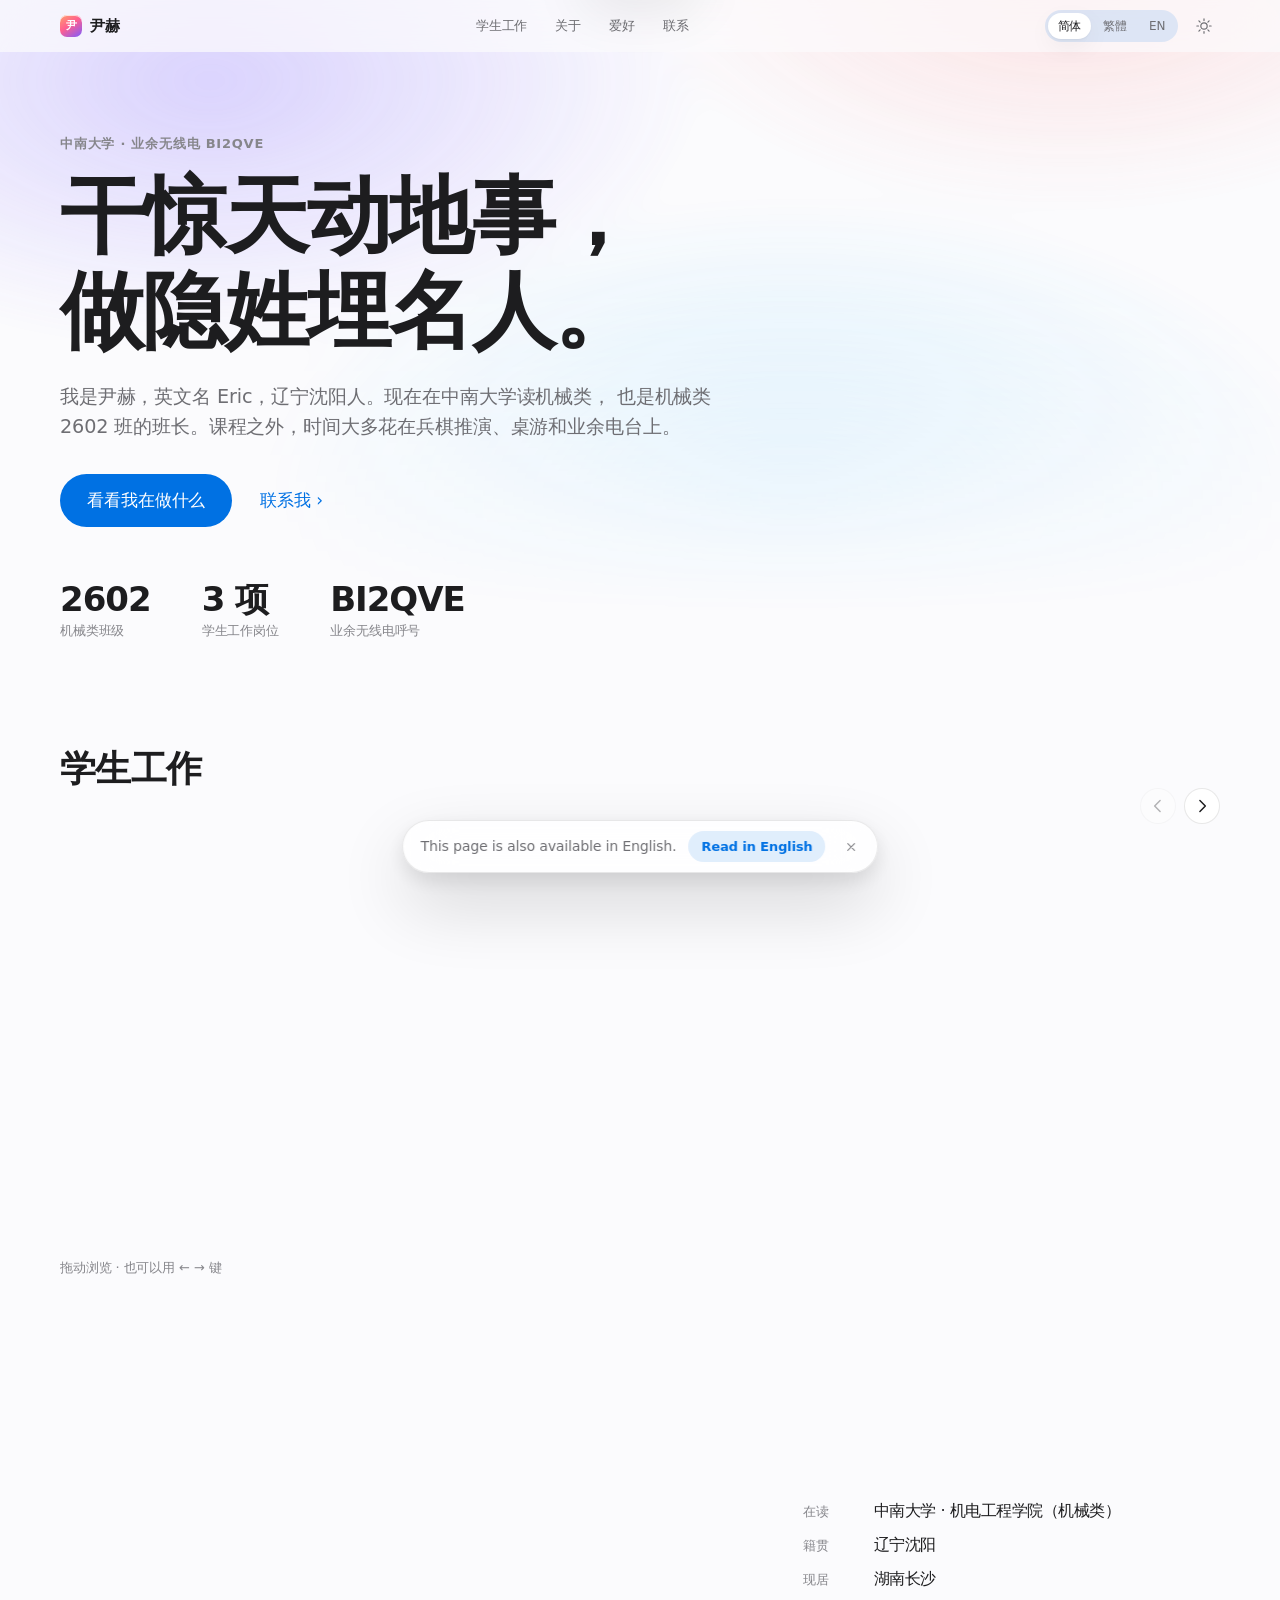
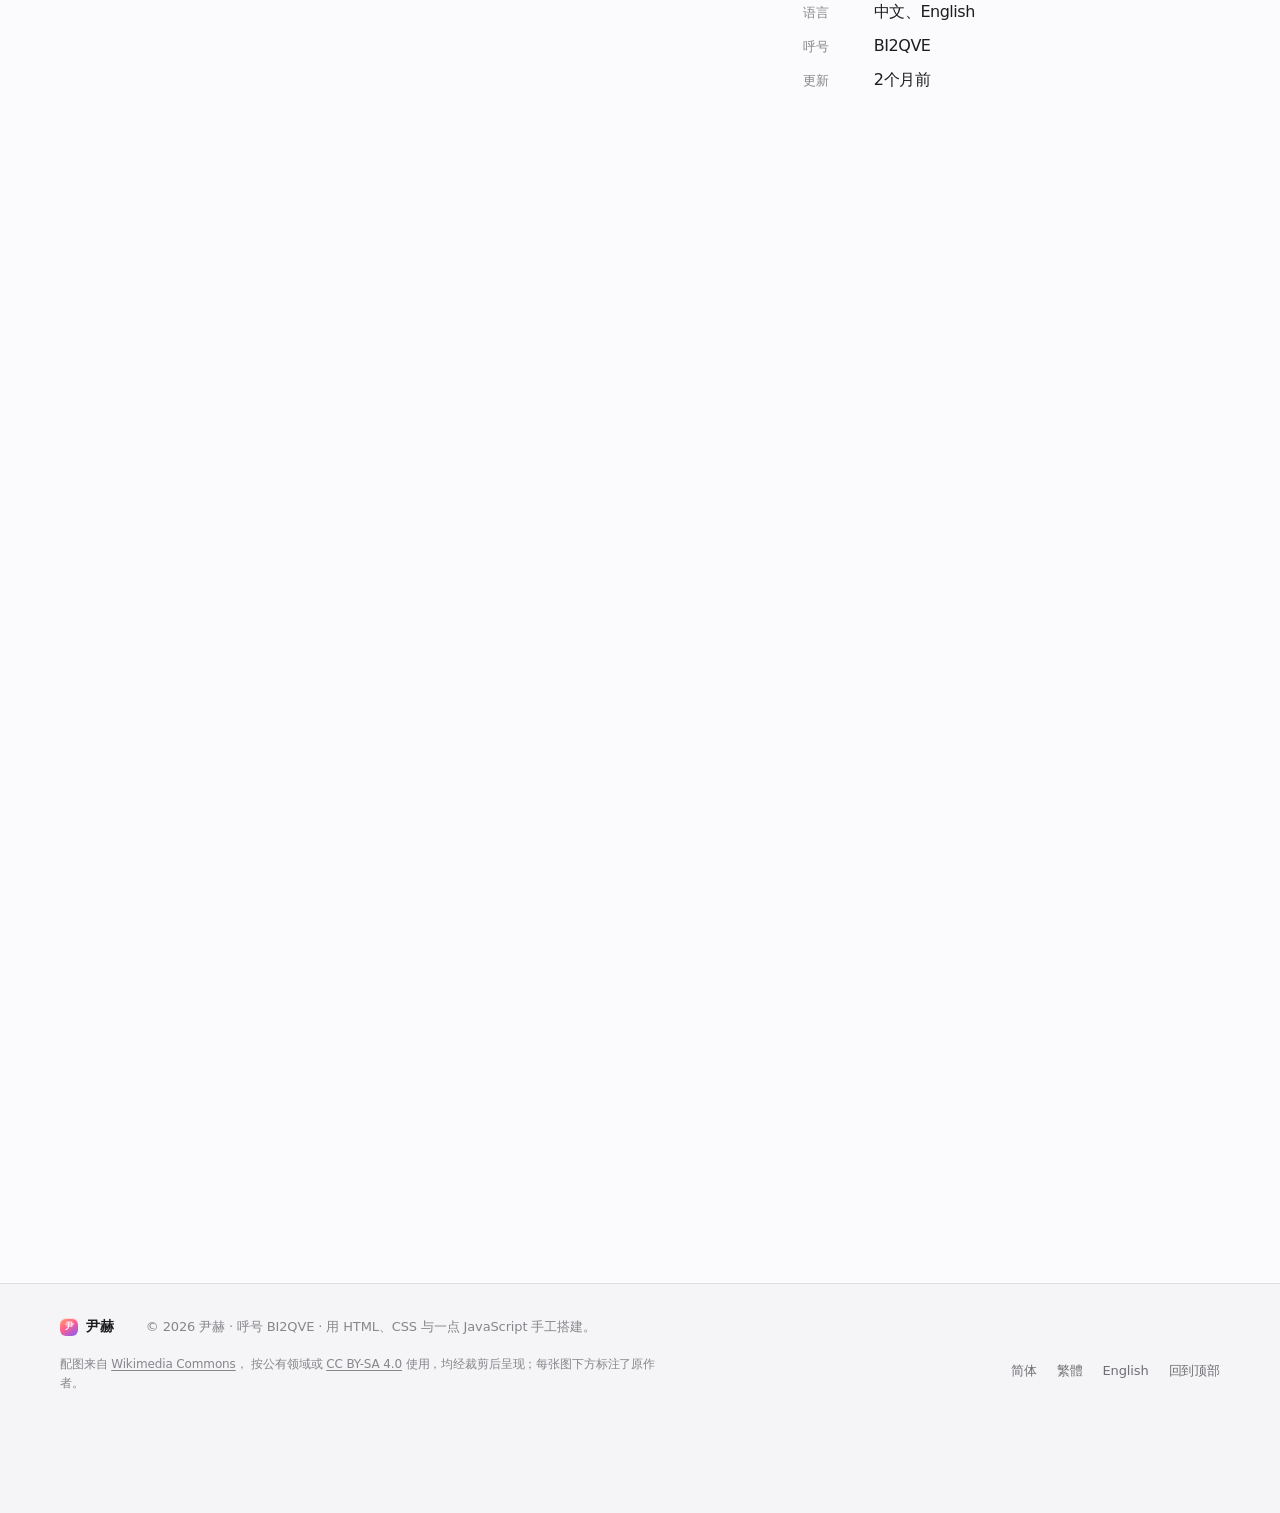
<file: index.html>
<!doctype html>
<html lang="zh-CN" dir="ltr">
<head>
<meta charset="utf-8">
<meta name="viewport" content="width=device-width, initial-scale=1, viewport-fit=cover">
<title>尹赫 Eric — 中南大学 · 业余无线电 BI2QVE</title>
<meta name="description" content="尹赫（Eric），辽宁沈阳人，中南大学机电工程学院机械类专业在读，机械类 2602 班班长，业余无线电呼号 BI2QVE。喜欢兵棋推演与桌游。">

<link rel="canonical" href="https://federation132.github.io/">
<link rel="alternate" hreflang="zh-CN" href="https://federation132.github.io/">
<link rel="alternate" hreflang="zh-HK" href="https://federation132.github.io/zh-HK/">
<link rel="alternate" hreflang="en" href="https://federation132.github.io/en/">
<link rel="alternate" hreflang="x-default" href="https://federation132.github.io/">

<meta property="og:type" content="profile">
<meta property="og:locale" content="zh_CN">
<meta property="og:locale:alternate" content="en_US">
<meta property="og:title" content="尹赫 Eric — 中南大学 · BI2QVE">
<meta property="og:description" content="辽宁沈阳人，机械类专业在读，班长，业余无线电 BI2QVE。喜欢兵棋推演与桌游。">
<meta property="og:url" content="https://federation132.github.io/">

<meta name="theme-color" content="#fbfbfd" media="(prefers-color-scheme: light)">
<meta name="theme-color" content="#000000" media="(prefers-color-scheme: dark)">

<link rel="stylesheet" href="assets/styles.css">
<noscript><style>[data-reveal]{opacity:1;transform:none}</style></noscript>

<script type="application/ld+json">
{"@context":"https://schema.org","@type":"Person","name":"尹赫","alternateName":"Eric","identifier":"BI2QVE",
"jobTitle":"本科生","url":"https://federation132.github.io/",
"affiliation":{"@type":"CollegeOrUniversity","name":"中南大学"},
"birthPlace":{"@type":"Place","address":{"@type":"PostalAddress","addressLocality":"沈阳","addressRegion":"辽宁"}},
"address":{"@type":"PostalAddress","addressLocality":"长沙","addressRegion":"湖南"},
"knowsLanguage":["zh-CN","en"]}
</script>

<script>
  // Theme is resolved before first paint, so there is never a flash of the wrong surface.
  (function () {
    try {
      var saved = localStorage.getItem('site-theme');
      if (saved === 'light' || saved === 'dark') document.documentElement.dataset.theme = saved;
    } catch (e) {}
    // Every arrival starts at the top of the page.
    //
    // A fragment in the address bar is browsing residue, not a destination:
    // clicking 联系 / 联系我 leaves #contact behind, and from then on every
    // reload, restored tab and autocompleted visit would open at the very
    // bottom of the page. So there is no scroll memory *and* no fragment —
    // dropping it here, before the body is parsed, also stops the browser from
    // jumping down in the first place. app.js then holds the arrival position
    // for the engines that put it back after load anyway.
    if ('scrollRestoration' in history) history.scrollRestoration = 'manual';
    if (location.hash) {
      try { history.replaceState(history.state, '', location.pathname + location.search); } catch (e) {}
    }
  })();
</script>
</head>
<body>

<a class="skip-link" href="#main">跳到主要内容</a>

<div class="progress" aria-hidden="true"><i class="progress__bar" id="progressBar"></i></div>

<header class="nav" id="nav" data-reveal>
  <div class="nav__inner">
    <a class="nav__brand" href="/" hreflang="zh-CN">
      <span class="nav__mark" aria-hidden="true">尹</span>
      <span class="nav__name">尹赫</span>
    </a>

    <nav class="nav__links" aria-label="主导航">
      <a href="#roles">学生工作</a>
      <a href="#about">关于</a>
      <a href="#interests">爱好</a>
      <a href="#contact">联系</a>
    </nav>

    <div class="nav__actions">
      <div class="lang-switch" role="group" aria-label="语言">
        <a class="lang-switch__opt is-active" href="/" hreflang="zh-CN" lang="zh-CN" aria-current="true">简体</a>
        <a class="lang-switch__opt" href="/zh-HK/" hreflang="zh-HK" lang="zh-HK">繁體</a>
        <a class="lang-switch__opt" href="/en/" hreflang="en" lang="en">EN</a>
      </div>

      <button class="icon-btn" id="themeToggle" type="button"
              aria-label="切换到深色模式"
              data-label-to-light="切换到浅色模式"
              data-label-to-dark="切换到深色模式">
        <svg class="icon icon--sun" viewBox="0 0 24 24" aria-hidden="true">
          <circle cx="12" cy="12" r="4.25"/>
          <path d="M12 2.5v2.2M12 19.3v2.2M2.5 12h2.2M19.3 12h2.2M5.2 5.2l1.6 1.6M17.2 17.2l1.6 1.6M18.8 5.2l-1.6 1.6M6.8 17.2l-1.6 1.6"/>
        </svg>
        <svg class="icon icon--moon" viewBox="0 0 24 24" aria-hidden="true">
          <path d="M20 14.4A8.4 8.4 0 1 1 9.6 4a6.6 6.6 0 0 0 10.4 10.4Z"/>
        </svg>
      </button>
    </div>
  </div>
</header>

<main id="main">

  <!-- ── Hero ───────────────────────────────────────────────── -->
  <section class="hero">
    <div class="hero__glow" aria-hidden="true"></div>
    <div class="container hero__inner" id="heroInner">
      <p class="eyebrow" data-reveal>中南大学 · 业余无线电 BI2QVE</p>
      <h1 class="display" data-reveal>干惊天动地事，<br>做隐姓埋名人。</h1>
      <p class="hero__sub" data-reveal>
        我是尹赫，英文名 <span lang="en">Eric</span>，辽宁沈阳人。现在在中南大学读机械类，
        也是机械类 2602 班的班长。课程之外，时间大多花在兵棋推演、桌游和业余电台上。
      </p>
      <div class="hero__actions" data-reveal>
        <a class="btn btn--lg" href="#roles">看看我在做什么</a>
        <a class="link link--lg" href="#contact">联系我 <span class="chev" aria-hidden="true">›</span></a>
      </div>

      <!-- 2602 和 BI2QVE 是编号与呼号，不是数量，所以不做数字本地化 -->
      <dl class="facts" data-reveal>
        <div class="fact">
          <dt class="fact__label">机械类班级</dt>
          <dd class="fact__value">2602</dd>
        </div>
        <div class="fact">
          <dt class="fact__label">学生工作岗位</dt>
          <dd class="fact__value"><span data-l10n-number="3">3</span> 项</dd>
        </div>
        <div class="fact">
          <dt class="fact__label">业余无线电呼号</dt>
          <dd class="fact__value">BI2QVE</dd>
        </div>
      </dl>
    </div>
  </section>

  <!-- ── Student roles ──────────────────────────────────────── -->
  <section class="section" id="roles" aria-labelledby="rolesTitle">
    <div class="container section__head">
      <div>
        <h2 class="section__title" id="rolesTitle" data-reveal>学生工作</h2>
        <p class="section__sub" data-reveal>班级、学院、学校三个层面，各一份。</p>
      </div>
      <div class="rail" role="group" aria-label="学生工作轮播控件">
        <button class="rail__btn" type="button" data-rail="prev" aria-label="上一个">
          <svg viewBox="0 0 24 24" aria-hidden="true"><path d="M14.5 5.5 8 12l6.5 6.5"/></svg>
        </button>
        <button class="rail__btn" type="button" data-rail="next" aria-label="下一个">
          <svg viewBox="0 0 24 24" aria-hidden="true"><path d="M9.5 5.5 16 12l-6.5 6.5"/></svg>
        </button>
      </div>
    </div>

    <div class="carousel container" id="carousel"
         role="group" aria-roledescription="轮播" aria-label="学生工作，可拖动浏览">
      <div class="carousel__viewport">
        <ul class="carousel__track" tabindex="0">
          <li class="work" data-reveal>
            <a class="work__link" href="#">
              <span class="cover cover--ocean"><span class="cover__num" aria-hidden="true">01</span></span>
              <span class="work__body">
                <span class="meta">
                  <span class="pill">班级</span>
                  <time datetime="2026-09" data-l10n-date="2026-09" data-l10n-date-format="ym">2026 年 9 月</time>
                </span>
                <span class="work__title">机械类 2602 班 班长</span>
                <span class="work__excerpt">班级日常事务、通知传达，以及同学和学院之间的那条线。</span>
                <span class="work__tags">班级管理 · 沟通协调</span>
              </span>
            </a>
          </li>
          <li class="work" data-reveal>
            <a class="work__link" href="#">
              <span class="cover cover--lilac"><span class="cover__num" aria-hidden="true">02</span></span>
              <span class="work__body">
                <span class="meta">
                  <span class="pill">学院</span>
                  <time datetime="2026-09" data-l10n-date="2026-09" data-l10n-date-format="ym">2026 年 9 月</time>
                </span>
                <span class="work__title">机电工程学院团学会 学习部干事</span>
                <span class="work__excerpt">参与学风建设与学习类活动的组织落地，从策划到现场。</span>
                <span class="work__tags">活动组织 · 学风建设</span>
              </span>
            </a>
          </li>
          <li class="work" data-reveal>
            <a class="work__link" href="#">
              <span class="cover cover--mint"><span class="cover__num" aria-hidden="true">03</span></span>
              <span class="work__body">
                <span class="meta">
                  <span class="pill">校级</span>
                  <time datetime="2026-09" data-l10n-date="2026-09" data-l10n-date-format="ym">2026 年 9 月</time>
                </span>
                <span class="work__title">校学生会 学习实践部干事</span>
                <span class="work__excerpt">参与校级学习实践类活动的策划与执行，跨学院协作那种。</span>
                <span class="work__tags">校级活动 · 策划执行</span>
              </span>
            </a>
          </li>
        </ul>
      </div>
      <p class="carousel__hint">拖动浏览 · 也可以用 ← → 键</p>
    </div>
  </section>

  <!-- ── About ──────────────────────────────────────────────── -->
  <section class="section" id="about" aria-labelledby="aboutTitle">
    <div class="container about">
      <div class="about__col">
        <h2 class="section__title" id="aboutTitle" data-reveal>关于我</h2>
        <p class="about__text" data-reveal>
          我是尹赫，英文名 <span lang="en">Eric</span>，辽宁沈阳人，现在在长沙读机械类。我喜欢把复杂的事情
          拆成能执行的步骤——一份课程表、一场班级活动、一局兵棋推演，在我看来是同一类问题。
        </p>
        <p class="about__text" data-reveal>
          业余时间里，我在电台上（呼号 BI2QVE），在桌游桌上，或者在复盘一场几十年前的战役。
          这些事看起来无关，但都在训练同一件事：在信息不全的时候做判断。
        </p>
      </div>

      <div class="about__col about__col--aside">
        <div class="panel" data-reveal>
          <h3 class="panel__title">日常在做</h3>
          <p class="skills" data-l10n-list="课程学习|学生工作|兵棋推演|桌游|业余无线电">课程学习、学生工作、兵棋推演、桌游、业余无线电</p>
        </div>

        <ul class="facts facts--stack">
          <li class="fact">
            <span class="fact__label">在读</span>
            <span class="fact__value">中南大学 · 机电工程学院（机械类）</span>
          </li>
          <li class="fact">
            <span class="fact__label">籍贯</span>
            <span class="fact__value">辽宁沈阳</span>
          </li>
          <li class="fact">
            <span class="fact__label">现居</span>
            <span class="fact__value">湖南长沙</span>
          </li>
          <li class="fact">
            <span class="fact__label">语言</span>
            <span class="fact__value">中文、<span lang="en">English</span></span>
          </li>
          <li class="fact">
            <span class="fact__label">呼号</span>
            <span class="fact__value">BI2QVE</span>
          </li>
          <li class="fact">
            <span class="fact__label">更新</span>
            <span class="fact__value"><span data-l10n-relative="2026-09-24">今天</span></span>
          </li>
        </ul>
      </div>
    </div>
  </section>

  <!-- ── Interests ──────────────────────────────────────────── -->
  <section class="section" id="interests" aria-labelledby="interestsTitle">
    <div class="container">
      <h2 class="section__title" id="interestsTitle" data-reveal>爱好</h2>
      <p class="section__sub" data-reveal>没有教学大纲的那部分生活。</p>

      <ul class="grid grid--spaced">
        <li class="card" data-reveal>
          <div class="card__box">
            <span class="cover cover--sm cover--photo">
              <img class="cover__img" src="assets/img/interest-wargame.jpg" width="1600" height="1067"
                   loading="lazy" decoding="async" alt="桌面上的兵棋地图：六角格与算子">
              <span class="cover__num" aria-hidden="true">01</span>
            </span>
            <p class="card__credit">
              <a href="https://commons.wikimedia.org/wiki/File:Idro_wargame_mapboard_detail.JPG" rel="noopener">Rocco Pier Luigi Moroboshi</a>
              / Wikimedia Commons · 公有领域
            </p>
            <span class="meta"><span class="pill">推演</span><span>桌面 · 规则研究</span></span>
            <h3 class="card__title">把一场战役摊在桌面上</h3>
            <p class="card__excerpt">读规则、摆算子、复盘决策。最喜欢的其实是推演结束后的那十分钟争论。</p>
          </div>
        </li>
        <li class="card" data-reveal>
          <div class="card__box">
            <span class="cover cover--sm cover--photo">
              <img class="cover__img" src="assets/img/interest-boardgames.jpg" width="1600" height="1067"
                   loading="lazy" decoding="async" alt="桌面游戏特写：一颗骰子与几枚棋子">
              <span class="cover__num" aria-hidden="true">02</span>
            </span>
            <p class="card__credit">
              <a href="https://commons.wikimedia.org/wiki/File:A_board_game_die,_a_small_ball_and_a_pen.jpg" rel="noopener">Tarasna0922</a>
              / Wikimedia Commons · <a href="https://creativecommons.org/licenses/by-sa/4.0" rel="noopener">CC BY-SA 4.0</a>
            </p>
            <span class="meta"><span class="pill">桌游</span><span>合作 · 策略</span></span>
            <h3 class="card__title">好游戏是一次小型合作实验</h3>
            <p class="card__excerpt">偏爱那种必须把想法讲清楚才能赢的局——和做学生工作其实挺像。</p>
          </div>
        </li>
        <li class="card" data-reveal>
          <div class="card__box">
            <span class="cover cover--sm cover--photo">
              <img class="cover__img" src="assets/img/interest-radio.jpg" width="1600" height="1067"
                   loading="lazy" decoding="async" alt="仰拍视角：塔架上的八木天线对着天空">
              <span class="cover__num" aria-hidden="true">03</span>
            </span>
            <p class="card__credit">
              <a href="https://commons.wikimedia.org/wiki/File:Beam_antennas_amateur_radio_contest_station.JPG" rel="noopener">Ptolusque</a>
              / Wikimedia Commons · <a href="https://creativecommons.org/licenses/by-sa/4.0" rel="noopener">CC BY-SA 4.0</a>
            </p>
            <span class="meta"><span class="pill">无线电</span><span>呼号 BI2QVE</span></span>
            <h3 class="card__title">在频率上和人打招呼</h3>
            <p class="card__excerpt">一支手台，一截天线，和几百公里外的人把话说上——这件事一直让我觉得很神奇。</p>
          </div>
        </li>
      </ul>
    </div>
  </section>

  <!-- ── Contact ────────────────────────────────────────────── -->
  <section class="section section--tight" id="contact" aria-labelledby="contactTitle">
    <div class="container contact" data-reveal>
      <h2 class="contact__title" id="contactTitle">想聊点什么？</h2>
      <p class="contact__sub">兵棋、桌游、业余无线电，或者学生工作上的事，都欢迎聊聊。联系方式整理好之后会补在这里。</p>

      <ul class="channels">
        <li class="channel">
          <span class="channel__label">邮箱</span>
          <span class="channel__value channel__value--pending">暂未公开</span>
        </li>
        <li class="channel">
          <span class="channel__label">微信</span>
          <span class="channel__value channel__value--pending">暂未公开</span>
        </li>
        <li class="channel">
          <span class="channel__label">GitHub</span>
          <span class="channel__value channel__value--pending">暂未公开</span>
        </li>
        <li class="channel">
          <span class="channel__label">业余无线电</span>
          <span class="channel__value">BI2QVE</span>
        </li>
      </ul>
    </div>
  </section>

</main>

<footer class="footer">
  <div class="container footer__inner">
    <p class="footer__brand"><span class="nav__mark nav__mark--sm" aria-hidden="true">尹</span> 尹赫</p>
    <p class="footer__note">© 2026 尹赫 · 呼号 BI2QVE · 用 HTML、CSS 与一点 JavaScript 手工搭建。</p>
    <p class="footer__credits">
      配图来自 <a href="https://commons.wikimedia.org" rel="noopener">Wikimedia Commons</a>，
      按公有领域或 <a href="https://creativecommons.org/licenses/by-sa/4.0" rel="noopener">CC BY-SA 4.0</a> 使用，均经裁剪后呈现；每张图下方标注了原作者。
    </p>
    <nav class="footer__links" aria-label="页脚导航">
      <a href="/" hreflang="zh-CN" lang="zh-CN">简体</a>
      <a href="/zh-HK/" hreflang="zh-HK" lang="zh-HK">繁體</a>
      <a href="/en/" hreflang="en" lang="en">English</a>
      <a href="#main">回到顶部</a>
    </nav>
  </div>
</footer>

<!-- Offered, never forced: shown only when the browser prefers the other language. -->
<aside class="lang-hint" id="langHint" hidden>
  <p class="lang-hint__msg" lang="zh-HK" data-lang-variant="zh-HK">此頁亦有繁體中文版本。</p>
  <p class="lang-hint__msg" lang="en" data-lang-variant="en">This page is also available in English.</p>
  <a class="lang-hint__go" href="/zh-HK/" hreflang="zh-HK" lang="zh-HK" data-lang-variant="zh-HK" data-lang-remember="zh-HK">閱讀繁體中文版</a>
  <a class="lang-hint__go" href="/en/" hreflang="en" lang="en" data-lang-variant="en" data-lang-remember="en">Read in English</a>
  <button class="lang-hint__close" type="button" lang="zh-HK" data-lang-variant="zh-HK" aria-label="不再提示">
    <svg viewBox="0 0 24 24" aria-hidden="true"><path d="M7 7l10 10M17 7L7 17"/></svg>
  </button>
  <button class="lang-hint__close" type="button" lang="en" data-lang-variant="en" aria-label="Dismiss">
    <svg viewBox="0 0 24 24" aria-hidden="true"><path d="M7 7l10 10M17 7L7 17"/></svg>
  </button>
</aside>

<script src="assets/app.js" defer></script>
</body>
</html>
</file>
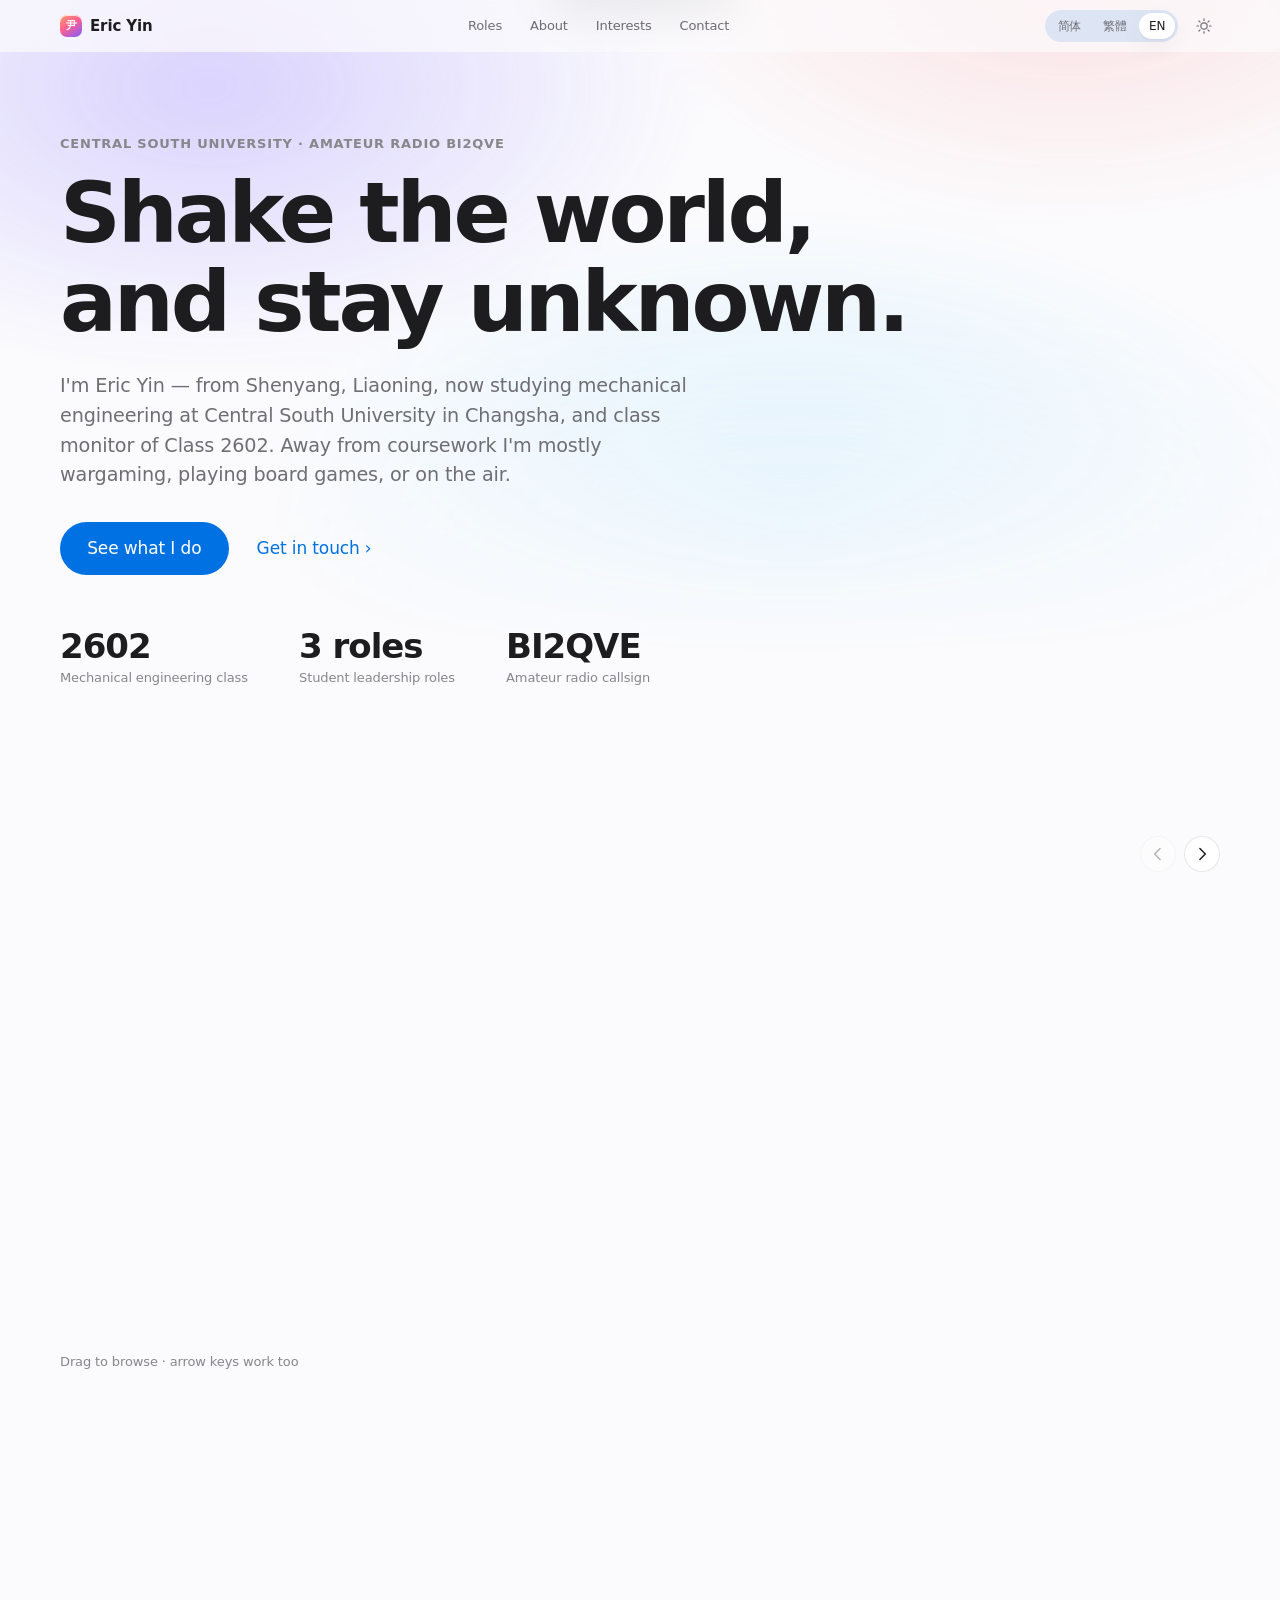
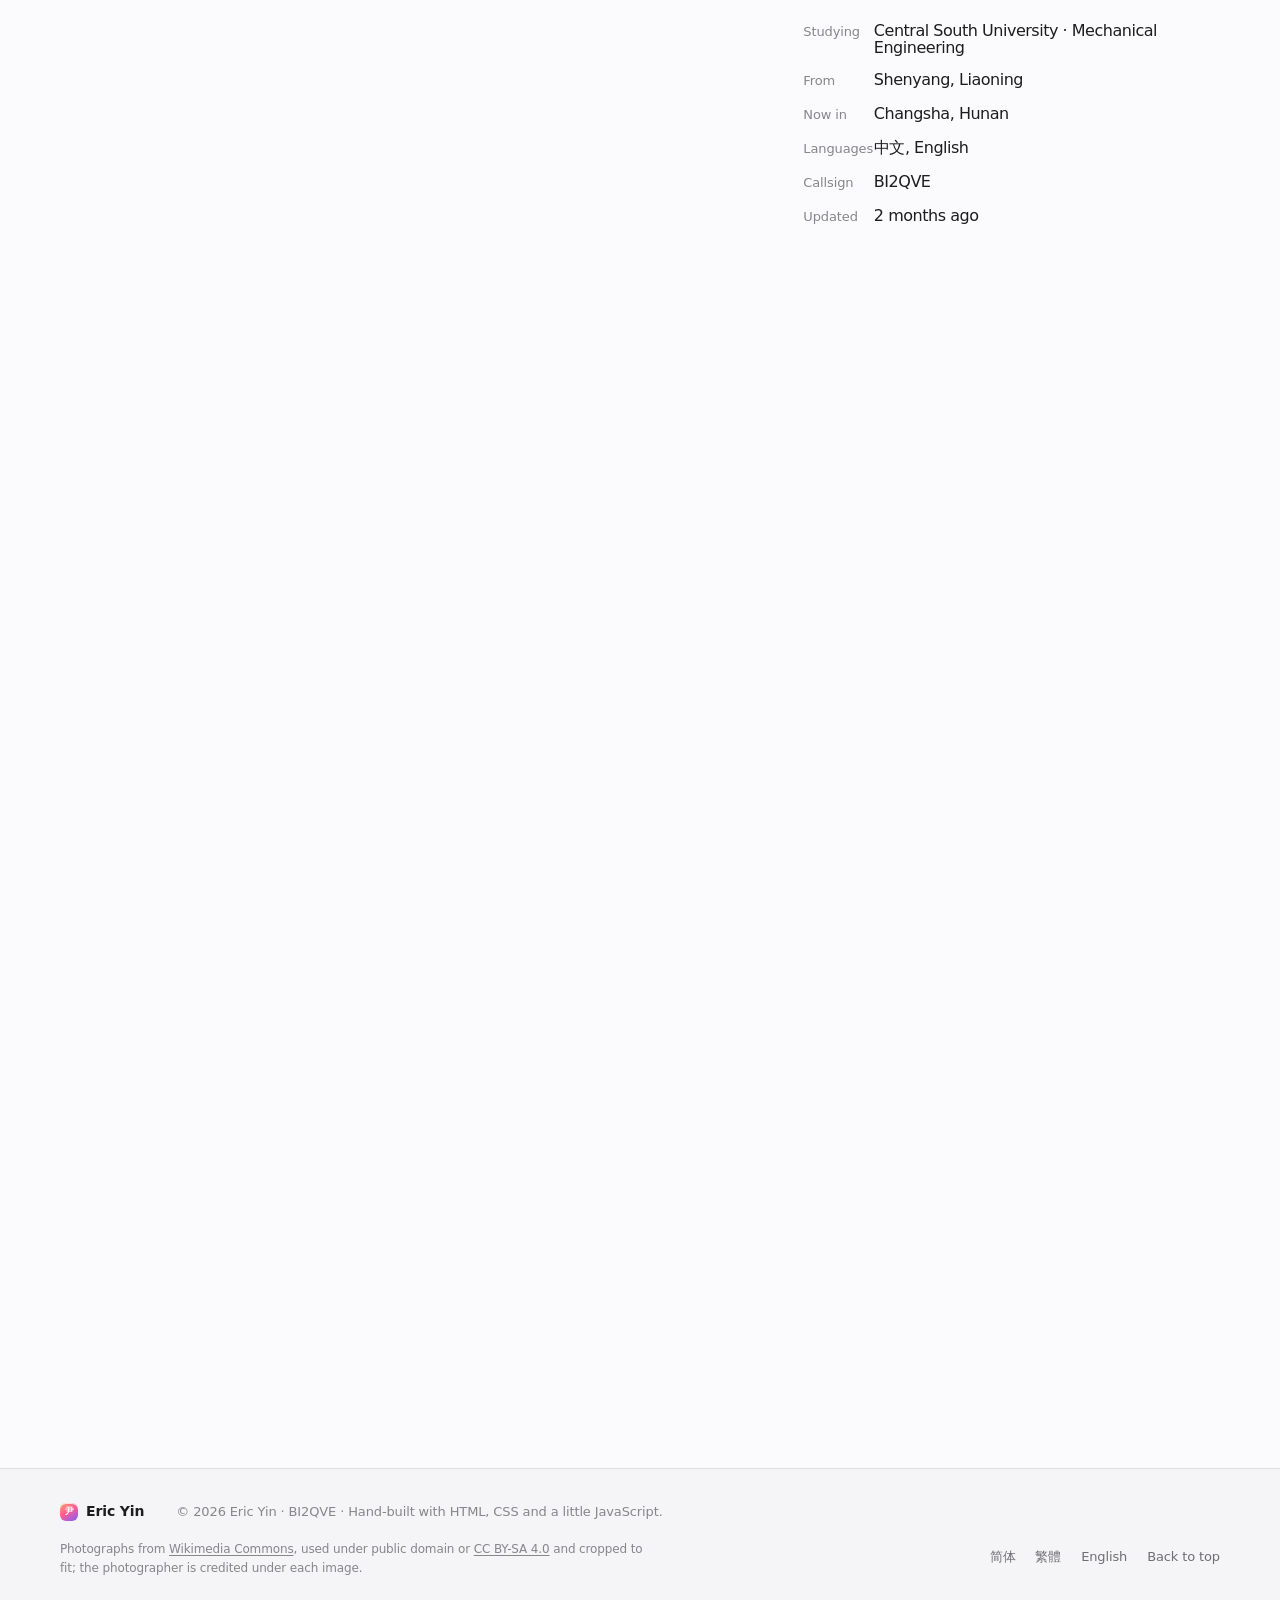
<file: en/index.html>
<!doctype html>
<html lang="en" dir="ltr">
<head>
<meta charset="utf-8">
<meta name="viewport" content="width=device-width, initial-scale=1, viewport-fit=cover">
<title>Eric Yin — Central South University · Amateur radio BI2QVE</title>
<meta name="description" content="Eric Yin (尹赫) is from Shenyang, Liaoning, studies mechanical engineering at Central South University, and is class monitor of Class 2602. Amateur radio callsign BI2QVE.">

<link rel="canonical" href="https://federation132.github.io/en/">
<link rel="alternate" hreflang="zh-CN" href="https://federation132.github.io/">
<link rel="alternate" hreflang="zh-HK" href="https://federation132.github.io/zh-HK/">
<link rel="alternate" hreflang="en" href="https://federation132.github.io/en/">
<link rel="alternate" hreflang="x-default" href="https://federation132.github.io/">

<meta property="og:type" content="profile">
<meta property="og:locale" content="en_US">
<meta property="og:locale:alternate" content="zh_CN">
<meta property="og:title" content="Eric Yin — Central South University · BI2QVE">
<meta property="og:description" content="From Shenyang, Liaoning. Mechanical engineering student, class monitor, amateur radio BI2QVE.">
<meta property="og:url" content="https://federation132.github.io/en/">

<meta name="theme-color" content="#fbfbfd" media="(prefers-color-scheme: light)">
<meta name="theme-color" content="#000000" media="(prefers-color-scheme: dark)">

<link rel="stylesheet" href="../assets/styles.css">
<noscript><style>[data-reveal]{opacity:1;transform:none}</style></noscript>

<script type="application/ld+json">
{"@context":"https://schema.org","@type":"Person","name":"Eric Yin","alternateName":"尹赫","identifier":"BI2QVE",
"jobTitle":"Undergraduate student","url":"https://federation132.github.io/en/",
"affiliation":{"@type":"CollegeOrUniversity","name":"Central South University"},
"birthPlace":{"@type":"Place","address":{"@type":"PostalAddress","addressLocality":"Shenyang","addressRegion":"Liaoning"}},
"address":{"@type":"PostalAddress","addressLocality":"Changsha","addressRegion":"Hunan"},
"knowsLanguage":["en","zh-CN"]}
</script>

<script>
  (function () {
    try {
      var saved = localStorage.getItem('site-theme');
      if (saved === 'light' || saved === 'dark') document.documentElement.dataset.theme = saved;
    } catch (e) {}
    // Every arrival starts at the top of the page.
    //
    // A fragment in the address bar is browsing residue, not a destination:
    // clicking "Contact" / "Get in touch" leaves #contact behind, and from then on every
    // reload, restored tab and autocompleted visit would open at the very
    // bottom of the page. So there is no scroll memory *and* no fragment —
    // dropping it here, before the body is parsed, also stops the browser from
    // jumping down in the first place. app.js then holds the arrival position
    // for the engines that put it back after load anyway.
    if ('scrollRestoration' in history) history.scrollRestoration = 'manual';
    if (location.hash) {
      try { history.replaceState(history.state, '', location.pathname + location.search); } catch (e) {}
    }
  })();
</script>
</head>
<body>

<a class="skip-link" href="#main">Skip to main content</a>

<div class="progress" aria-hidden="true"><i class="progress__bar" id="progressBar"></i></div>

<header class="nav" id="nav" data-reveal>
  <div class="nav__inner">
    <a class="nav__brand" href="/en/" hreflang="en">
      <span class="nav__mark" aria-hidden="true">尹</span>
      <span class="nav__name">Eric Yin</span>
    </a>

    <nav class="nav__links" aria-label="Main navigation">
      <a href="#roles">Roles</a>
      <a href="#about">About</a>
      <a href="#interests">Interests</a>
      <a href="#contact">Contact</a>
    </nav>

    <div class="nav__actions">
      <div class="lang-switch" role="group" aria-label="Language">
        <a class="lang-switch__opt" href="/" hreflang="zh-CN" lang="zh-CN">简体</a>
        <a class="lang-switch__opt" href="/zh-HK/" hreflang="zh-HK" lang="zh-HK">繁體</a>
        <a class="lang-switch__opt is-active" href="/en/" hreflang="en" lang="en" aria-current="true">EN</a>
      </div>

      <button class="icon-btn" id="themeToggle" type="button"
              aria-label="Switch to dark appearance"
              data-label-to-light="Switch to light appearance"
              data-label-to-dark="Switch to dark appearance">
        <svg class="icon icon--sun" viewBox="0 0 24 24" aria-hidden="true">
          <circle cx="12" cy="12" r="4.25"/>
          <path d="M12 2.5v2.2M12 19.3v2.2M2.5 12h2.2M19.3 12h2.2M5.2 5.2l1.6 1.6M17.2 17.2l1.6 1.6M18.8 5.2l-1.6 1.6M6.8 17.2l-1.6 1.6"/>
        </svg>
        <svg class="icon icon--moon" viewBox="0 0 24 24" aria-hidden="true">
          <path d="M20 14.4A8.4 8.4 0 1 1 9.6 4a6.6 6.6 0 0 0 10.4 10.4Z"/>
        </svg>
      </button>
    </div>
  </div>
</header>

<main id="main">

  <!-- ── Hero ───────────────────────────────────────────────── -->
  <section class="hero">
    <div class="hero__glow" aria-hidden="true"></div>
    <div class="container hero__inner" id="heroInner">
      <p class="eyebrow" data-reveal>Central South University · Amateur radio BI2QVE</p>
      <h1 class="display" data-reveal>Shake the world,<br>and stay unknown.</h1>
      <p class="hero__sub" data-reveal>
        I'm Eric Yin — from Shenyang, Liaoning, now studying mechanical engineering at
        Central South University in Changsha, and class monitor of Class 2602.
        Away from coursework I'm mostly wargaming, playing board games, or on the air.
      </p>
      <div class="hero__actions" data-reveal>
        <a class="btn btn--lg" href="#roles">See what I do</a>
        <a class="link link--lg" href="#contact">Get in touch <span class="chev" aria-hidden="true">›</span></a>
      </div>

      <!-- 2602 is a class designation and BI2QVE is a callsign: identifiers,
           not quantities, so neither one goes through number formatting. -->
      <dl class="facts" data-reveal>
        <div class="fact">
          <dt class="fact__label">Mechanical engineering class</dt>
          <dd class="fact__value">2602</dd>
        </div>
        <div class="fact">
          <dt class="fact__label">Student leadership roles</dt>
          <dd class="fact__value">
            <span data-l10n-number="3">3</span>
            <span data-l10n-count="3" data-l10n-forms='{"one":"role","other":"roles"}'>roles</span>
          </dd>
        </div>
        <div class="fact">
          <dt class="fact__label">Amateur radio callsign</dt>
          <dd class="fact__value">BI2QVE</dd>
        </div>
      </dl>
    </div>
  </section>

  <!-- ── Student roles ──────────────────────────────────────── -->
  <section class="section" id="roles" aria-labelledby="rolesTitle">
    <div class="container section__head">
      <div>
        <h2 class="section__title" id="rolesTitle" data-reveal>Student roles</h2>
        <p class="section__sub" data-reveal>Three levels: my class, my school, and the university.</p>
      </div>
      <div class="rail" role="group" aria-label="Student roles carousel controls">
        <button class="rail__btn" type="button" data-rail="prev" aria-label="Previous">
          <svg viewBox="0 0 24 24" aria-hidden="true"><path d="M14.5 5.5 8 12l6.5 6.5"/></svg>
        </button>
        <button class="rail__btn" type="button" data-rail="next" aria-label="Next">
          <svg viewBox="0 0 24 24" aria-hidden="true"><path d="M9.5 5.5 16 12l-6.5 6.5"/></svg>
        </button>
      </div>
    </div>

    <div class="carousel container" id="carousel"
         role="group" aria-roledescription="carousel" aria-label="Student roles, draggable">
      <div class="carousel__viewport">
        <ul class="carousel__track" tabindex="0">
          <li class="work" data-reveal>
            <a class="work__link" href="#">
              <span class="cover cover--ocean"><span class="cover__num" aria-hidden="true">01</span></span>
              <span class="work__body">
                <span class="meta">
                  <span class="pill">Class</span>
                  <time datetime="2026-09" data-l10n-date="2026-09" data-l10n-date-format="ym">September 2026</time>
                </span>
                <span class="work__title">Class monitor · Mechanical Engineering 2602</span>
                <span class="work__excerpt">Day-to-day class affairs, notices, and the line between classmates and the school.</span>
                <span class="work__tags">Class management · Communication</span>
              </span>
            </a>
          </li>
          <li class="work" data-reveal>
            <a class="work__link" href="#">
              <span class="cover cover--lilac"><span class="cover__num" aria-hidden="true">02</span></span>
              <span class="work__body">
                <span class="meta">
                  <span class="pill">School</span>
                  <time datetime="2026-09" data-l10n-date="2026-09" data-l10n-date-format="ym">September 2026</time>
                </span>
                <span class="work__title">Officer, Academic Affairs · Student League Committee</span>
                <span class="work__excerpt">Helping run study-related events for the School of Mechanical and Electrical Engineering.</span>
                <span class="work__tags">Event organisation · Academic culture</span>
              </span>
            </a>
          </li>
          <li class="work" data-reveal>
            <a class="work__link" href="#">
              <span class="cover cover--mint"><span class="cover__num" aria-hidden="true">03</span></span>
              <span class="work__body">
                <span class="meta">
                  <span class="pill">University</span>
                  <time datetime="2026-09" data-l10n-date="2026-09" data-l10n-date-format="ym">September 2026</time>
                </span>
                <span class="work__title">Officer, Academic Practice · Student Union</span>
                <span class="work__excerpt">Planning and running university-wide academic practice events, across faculties.</span>
                <span class="work__tags">University events · Planning</span>
              </span>
            </a>
          </li>
        </ul>
      </div>
      <p class="carousel__hint">Drag to browse · arrow keys work too</p>
    </div>
  </section>

  <!-- ── About ──────────────────────────────────────────────── -->
  <section class="section" id="about" aria-labelledby="aboutTitle">
    <div class="container about">
      <div class="about__col">
        <h2 class="section__title" id="aboutTitle" data-reveal>About</h2>
        <p class="about__text" data-reveal>
          I'm Eric Yin, from Shenyang, Liaoning, currently studying mechanical engineering
          in Changsha. I like breaking complicated things into executable steps — a course
          plan, a class event and a wargame all feel like the same kind of problem to me.
        </p>
        <p class="about__text" data-reveal>
          Off duty I'm on the air as BI2QVE, at a board game table, or replaying a battle
          from decades ago. Different hobbies, same skill: making a call while the
          information is still incomplete.
        </p>
      </div>

      <div class="about__col about__col--aside">
        <div class="panel" data-reveal>
          <h3 class="panel__title">Day to day</h3>
          <p class="skills" data-l10n-list="Coursework|Student leadership|Wargaming|Board games|Amateur radio">Coursework, student leadership, wargaming, board games, and amateur radio</p>
        </div>

        <ul class="facts facts--stack">
          <li class="fact">
            <span class="fact__label">Studying</span>
            <span class="fact__value">Central South University · Mechanical Engineering</span>
          </li>
          <li class="fact">
            <span class="fact__label">From</span>
            <span class="fact__value">Shenyang, Liaoning</span>
          </li>
          <li class="fact">
            <span class="fact__label">Now in</span>
            <span class="fact__value">Changsha, Hunan</span>
          </li>
          <li class="fact">
            <span class="fact__label">Languages</span>
            <span class="fact__value"><span lang="zh-CN">中文</span>, English</span>
          </li>
          <li class="fact">
            <span class="fact__label">Callsign</span>
            <span class="fact__value">BI2QVE</span>
          </li>
          <li class="fact">
            <span class="fact__label">Updated</span>
            <span class="fact__value"><span data-l10n-relative="2026-09-24">today</span></span>
          </li>
        </ul>
      </div>
    </div>
  </section>

  <!-- ── Interests ──────────────────────────────────────────── -->
  <section class="section" id="interests" aria-labelledby="interestsTitle">
    <div class="container">
      <h2 class="section__title" id="interestsTitle" data-reveal>Interests</h2>
      <p class="section__sub" data-reveal>The part of life without a syllabus.</p>

      <ul class="grid grid--spaced">
        <li class="card" data-reveal>
          <div class="card__box">
            <span class="cover cover--sm cover--photo">
              <img class="cover__img" src="../assets/img/interest-wargame.jpg" width="1600" height="1067"
                   loading="lazy" decoding="async" alt="A hex-grid wargame map with counters on a table">
              <span class="cover__num" aria-hidden="true">01</span>
            </span>
            <p class="card__credit">
              <a href="https://commons.wikimedia.org/wiki/File:Idro_wargame_mapboard_detail.JPG" rel="noopener">Rocco Pier Luigi Moroboshi</a>
              / Wikimedia Commons · Public domain
            </p>
            <span class="meta"><span class="pill">Wargaming</span><span>Tabletop · Rules</span></span>
            <h3 class="card__title">A battle laid out on a table</h3>
            <p class="card__excerpt">Reading rules, moving counters, reviewing decisions. My favourite part is the ten minutes of argument afterwards.</p>
          </div>
        </li>
        <li class="card" data-reveal>
          <div class="card__box">
            <span class="cover cover--sm cover--photo">
              <img class="cover__img" src="../assets/img/interest-boardgames.jpg" width="1600" height="1067"
                   loading="lazy" decoding="async" alt="A close-up of a board game: a die and game pieces">
              <span class="cover__num" aria-hidden="true">02</span>
            </span>
            <p class="card__credit">
              <a href="https://commons.wikimedia.org/wiki/File:A_board_game_die,_a_small_ball_and_a_pen.jpg" rel="noopener">Tarasna0922</a>
              / Wikimedia Commons · <a href="https://creativecommons.org/licenses/by-sa/4.0" rel="noopener">CC BY-SA 4.0</a>
            </p>
            <span class="meta"><span class="pill">Board games</span><span>Co-op · Strategy</span></span>
            <h3 class="card__title">A small experiment in cooperation</h3>
            <p class="card__excerpt">I prefer the games you can only win by explaining yourself clearly — closer to student work than it sounds.</p>
          </div>
        </li>
        <li class="card" data-reveal>
          <div class="card__box">
            <span class="cover cover--sm cover--photo">
              <img class="cover__img" src="../assets/img/interest-radio.jpg" width="1600" height="1067"
                   loading="lazy" decoding="async" alt="Looking up at Yagi antennas on a tower against the sky">
              <span class="cover__num" aria-hidden="true">03</span>
            </span>
            <p class="card__credit">
              <a href="https://commons.wikimedia.org/wiki/File:Beam_antennas_amateur_radio_contest_station.JPG" rel="noopener">Ptolusque</a>
              / Wikimedia Commons · <a href="https://creativecommons.org/licenses/by-sa/4.0" rel="noopener">CC BY-SA 4.0</a>
            </p>
            <span class="meta"><span class="pill">Radio</span><span>Callsign BI2QVE</span></span>
            <h3 class="card__title">Saying hello on the air</h3>
            <p class="card__excerpt">A handheld, a length of wire, and a voice a few hundred kilometres away. Still feels like magic.</p>
          </div>
        </li>
      </ul>
    </div>
  </section>

  <!-- ── Contact ────────────────────────────────────────────── -->
  <section class="section section--tight" id="contact" aria-labelledby="contactTitle">
    <div class="container contact" data-reveal>
      <h2 class="contact__title" id="contactTitle">Want to talk about something?</h2>
      <p class="contact__sub">Wargames, board games, amateur radio, or anything about student work — happy to talk about any of it. Contact details will go here once they're ready.</p>

      <ul class="channels">
        <li class="channel">
          <span class="channel__label">Email</span>
          <span class="channel__value channel__value--pending">Not public yet</span>
        </li>
        <li class="channel">
          <span class="channel__label">WeChat</span>
          <span class="channel__value channel__value--pending">Not public yet</span>
        </li>
        <li class="channel">
          <span class="channel__label">GitHub</span>
          <span class="channel__value channel__value--pending">Not public yet</span>
        </li>
        <li class="channel">
          <span class="channel__label">Amateur radio</span>
          <span class="channel__value">BI2QVE</span>
        </li>
      </ul>
    </div>
  </section>

</main>

<footer class="footer">
  <div class="container footer__inner">
    <p class="footer__brand"><span class="nav__mark nav__mark--sm" aria-hidden="true">尹</span> Eric Yin</p>
    <p class="footer__note">© 2026 Eric Yin · BI2QVE · Hand-built with HTML, CSS and a little JavaScript.</p>
    <p class="footer__credits">
      Photographs from <a href="https://commons.wikimedia.org" rel="noopener">Wikimedia Commons</a>,
      used under public domain or <a href="https://creativecommons.org/licenses/by-sa/4.0" rel="noopener">CC BY-SA 4.0</a> and cropped to fit;
      the photographer is credited under each image.
    </p>
    <nav class="footer__links" aria-label="Footer navigation">
      <a href="/" hreflang="zh-CN" lang="zh-CN">简体</a>
      <a href="/zh-HK/" hreflang="zh-HK" lang="zh-HK">繁體</a>
      <a href="/en/" hreflang="en" lang="en">English</a>
      <a href="#main">Back to top</a>
    </nav>
  </div>
</footer>

<!-- Offered, never forced: shown only when the browser prefers the other language. -->
<aside class="lang-hint" id="langHint" hidden>
  <p class="lang-hint__msg" lang="zh-CN" data-lang-variant="zh-CN">这个页面也有简体中文版本。</p>
  <p class="lang-hint__msg" lang="zh-HK" data-lang-variant="zh-HK">此頁亦有繁體中文版本。</p>
  <a class="lang-hint__go" href="/" hreflang="zh-CN" lang="zh-CN" data-lang-variant="zh-CN" data-lang-remember="zh-CN">阅读简体中文版</a>
  <a class="lang-hint__go" href="/zh-HK/" hreflang="zh-HK" lang="zh-HK" data-lang-variant="zh-HK" data-lang-remember="zh-HK">閱讀繁體中文版</a>
  <button class="lang-hint__close" type="button" lang="zh-CN" data-lang-variant="zh-CN" aria-label="不再提示">
    <svg viewBox="0 0 24 24" aria-hidden="true"><path d="M7 7l10 10M17 7L7 17"/></svg>
  </button>
  <button class="lang-hint__close" type="button" lang="zh-HK" data-lang-variant="zh-HK" aria-label="不再提示">
    <svg viewBox="0 0 24 24" aria-hidden="true"><path d="M7 7l10 10M17 7L7 17"/></svg>
  </button>
</aside>

<script src="../assets/app.js" defer></script>
</body>
</html>
</file>
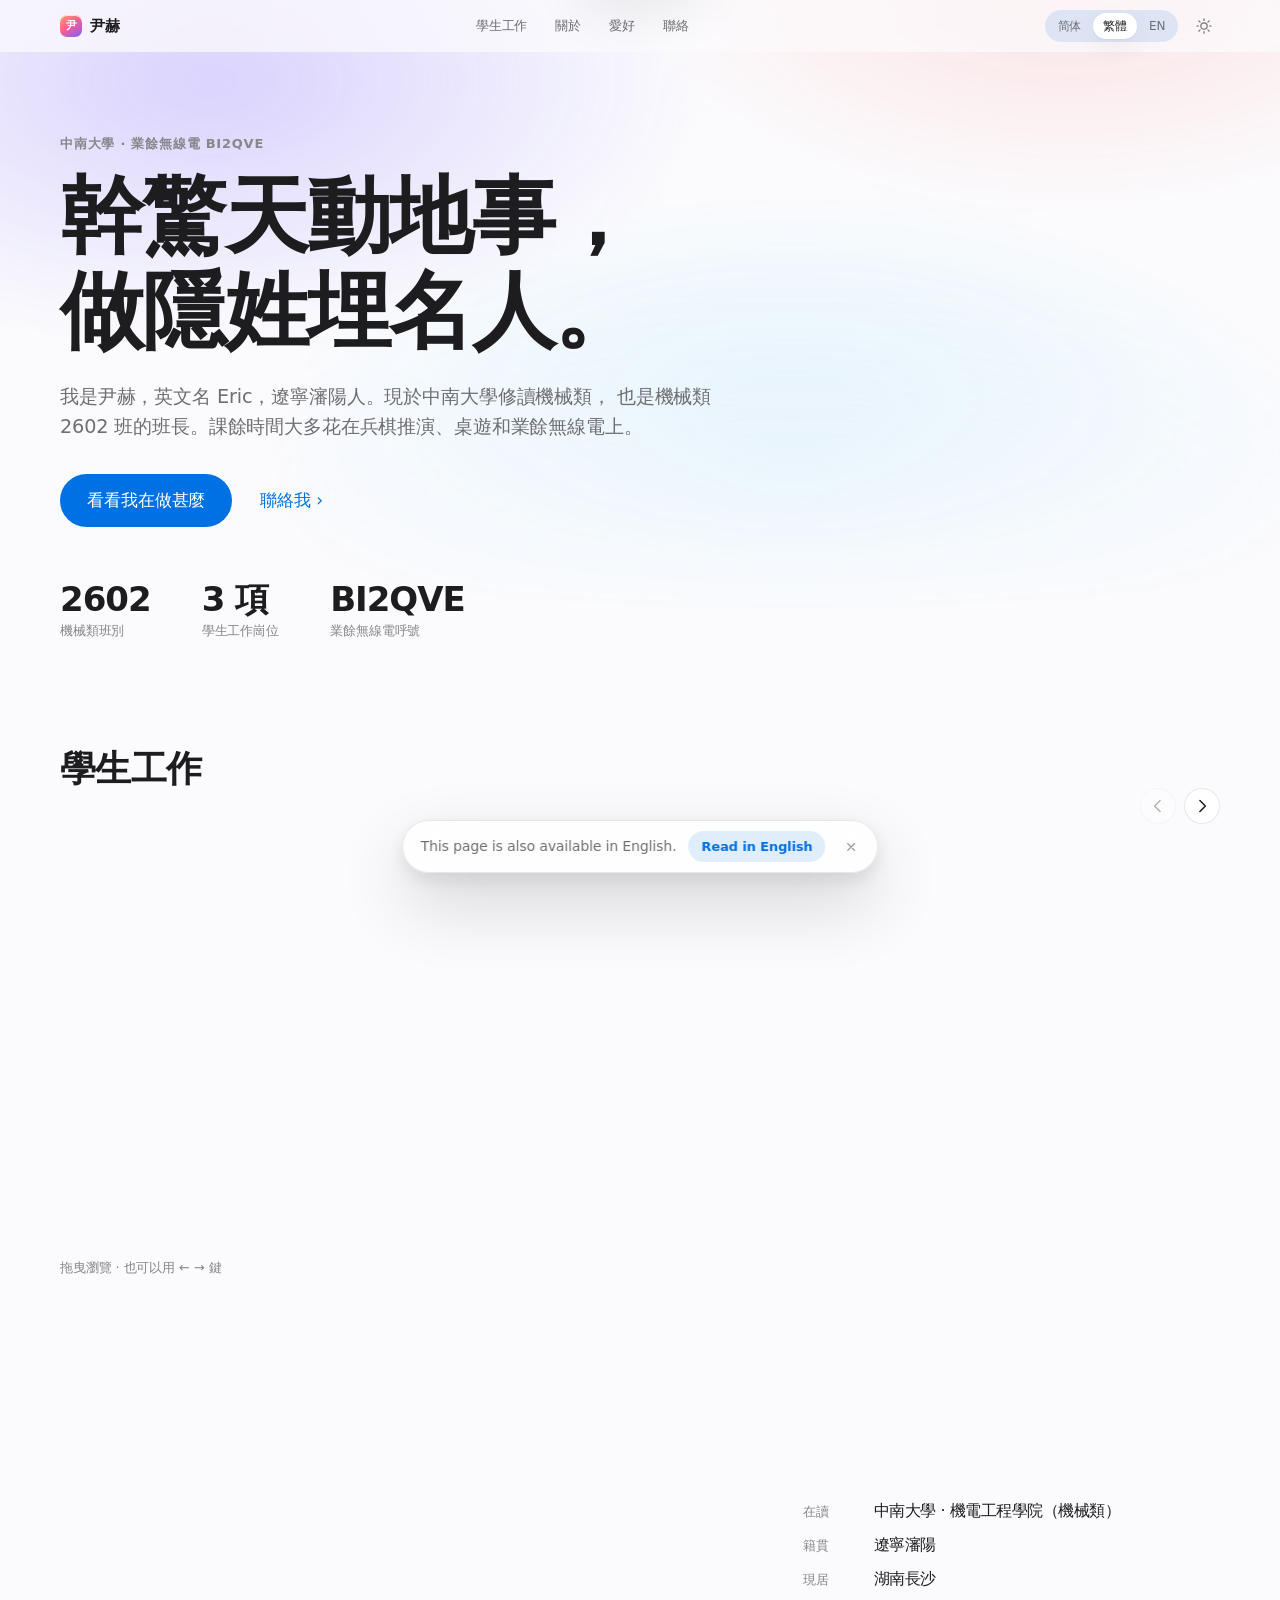
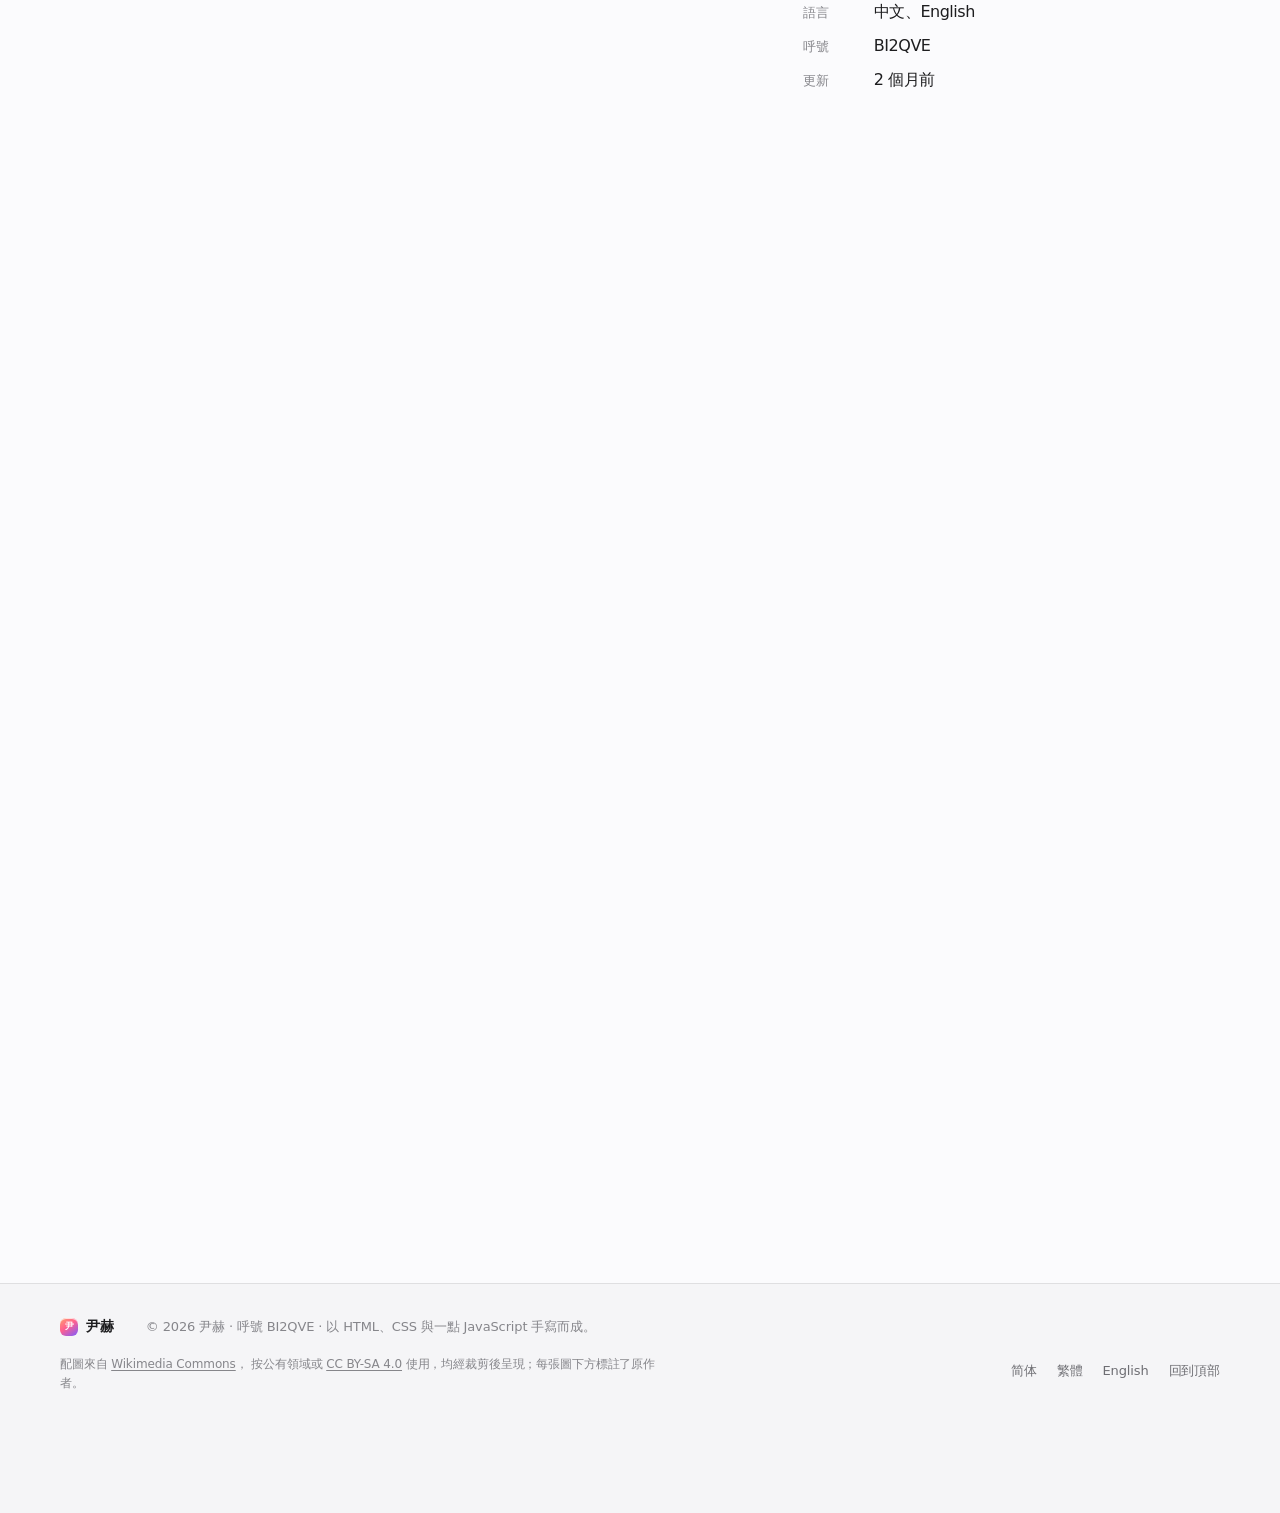
<file: zh-HK/index.html>
<!doctype html>
<html lang="zh-HK" dir="ltr">
<head>
<meta charset="utf-8">
<meta name="viewport" content="width=device-width, initial-scale=1, viewport-fit=cover">
<title>尹赫 Eric — 中南大學 · 業餘無線電 BI2QVE</title>
<meta name="description" content="尹赫（Eric），遼寧瀋陽人，中南大學機電工程學院機械類在讀，機械類 2602 班班長，業餘無線電呼號 BI2QVE。喜歡兵棋推演與桌遊。">

<link rel="canonical" href="https://federation132.github.io/zh-HK/">
<link rel="alternate" hreflang="zh-CN" href="https://federation132.github.io/">
<link rel="alternate" hreflang="zh-HK" href="https://federation132.github.io/zh-HK/">
<link rel="alternate" hreflang="en" href="https://federation132.github.io/en/">
<link rel="alternate" hreflang="x-default" href="https://federation132.github.io/">

<meta property="og:type" content="profile">
<meta property="og:locale" content="zh_HK">
<meta property="og:locale:alternate" content="zh_CN">
<meta property="og:locale:alternate" content="en_US">
<meta property="og:title" content="尹赫 Eric — 中南大學 · BI2QVE">
<meta property="og:description" content="機械類在讀，班長，業餘無線電 BI2QVE。喜歡兵棋推演與桌遊。">
<meta property="og:url" content="https://federation132.github.io/zh-HK/">

<meta name="theme-color" content="#fbfbfd" media="(prefers-color-scheme: light)">
<meta name="theme-color" content="#000000" media="(prefers-color-scheme: dark)">

<link rel="stylesheet" href="../assets/styles.css">
<noscript><style>[data-reveal]{opacity:1;transform:none}</style></noscript>

<script type="application/ld+json">
{"@context":"https://schema.org","@type":"Person","name":"尹赫","alternateName":"Eric","identifier":"BI2QVE",
"jobTitle":"本科生","url":"https://federation132.github.io/zh-HK/",
"affiliation":{"@type":"CollegeOrUniversity","name":"中南大學"},
"birthPlace":{"@type":"Place","address":{"@type":"PostalAddress","addressLocality":"瀋陽","addressRegion":"遼寧"}},
"address":{"@type":"PostalAddress","addressLocality":"長沙","addressRegion":"湖南"},
"knowsLanguage":["zh-HK","zh-CN","en"]}
</script>

<script>
  // Theme is resolved before first paint, so there is never a flash of the wrong surface.
  (function () {
    try {
      var saved = localStorage.getItem('site-theme');
      if (saved === 'light' || saved === 'dark') document.documentElement.dataset.theme = saved;
    } catch (e) {}
    // Every arrival starts at the top of the page.
    //
    // A fragment in the address bar is browsing residue, not a destination:
    // clicking 联系 / 联系我 leaves #contact behind, and from then on every
    // reload, restored tab and autocompleted visit would open at the very
    // bottom of the page. So there is no scroll memory *and* no fragment —
    // dropping it here, before the body is parsed, also stops the browser from
    // jumping down in the first place. app.js then holds the arrival position
    // for the engines that put it back after load anyway.
    if ('scrollRestoration' in history) history.scrollRestoration = 'manual';
    if (location.hash) {
      try { history.replaceState(history.state, '', location.pathname + location.search); } catch (e) {}
    }
  })();
</script>
</head>
<body>

<a class="skip-link" href="#main">跳到主要內容</a>

<div class="progress" aria-hidden="true"><i class="progress__bar" id="progressBar"></i></div>

<header class="nav" id="nav" data-reveal>
  <div class="nav__inner">
    <a class="nav__brand" href="/zh-HK/" hreflang="zh-HK">
      <span class="nav__mark" aria-hidden="true">尹</span>
      <span class="nav__name">尹赫</span>
    </a>

    <nav class="nav__links" aria-label="主導覽">
      <a href="#roles">學生工作</a>
      <a href="#about">關於</a>
      <a href="#interests">愛好</a>
      <a href="#contact">聯絡</a>
    </nav>

    <div class="nav__actions">
      <div class="lang-switch" role="group" aria-label="語言">
        <a class="lang-switch__opt" href="/" hreflang="zh-CN" lang="zh-CN">简体</a>
        <a class="lang-switch__opt is-active" href="/zh-HK/" hreflang="zh-HK" lang="zh-HK" aria-current="true">繁體</a>
        <a class="lang-switch__opt" href="/en/" hreflang="en" lang="en">EN</a>
      </div>

      <button class="icon-btn" id="themeToggle" type="button"
              aria-label="切換深色模式"
              data-label-to-light="切換淺色模式"
              data-label-to-dark="切換深色模式">
        <svg class="icon icon--sun" viewBox="0 0 24 24" aria-hidden="true">
          <circle cx="12" cy="12" r="4.25"/>
          <path d="M12 2.5v2.2M12 19.3v2.2M2.5 12h2.2M19.3 12h2.2M5.2 5.2l1.6 1.6M17.2 17.2l1.6 1.6M18.8 5.2l-1.6 1.6M6.8 17.2l-1.6 1.6"/>
        </svg>
        <svg class="icon icon--moon" viewBox="0 0 24 24" aria-hidden="true">
          <path d="M20 14.4A8.4 8.4 0 1 1 9.6 4a6.6 6.6 0 0 0 10.4 10.4Z"/>
        </svg>
      </button>
    </div>
  </div>
</header>

<main id="main">

  <!-- ── Hero ───────────────────────────────────────────────── -->
  <section class="hero">
    <div class="hero__glow" aria-hidden="true"></div>
    <div class="container hero__inner" id="heroInner">
      <p class="eyebrow" data-reveal>中南大學 · 業餘無線電 BI2QVE</p>
      <h1 class="display" data-reveal>幹驚天動地事，<br>做隱姓埋名人。</h1>
      <p class="hero__sub" data-reveal>
        我是尹赫，英文名 <span lang="en">Eric</span>，遼寧瀋陽人。現於中南大學修讀機械類，
        也是機械類 2602 班的班長。課餘時間大多花在兵棋推演、桌遊和業餘無線電上。
      </p>
      <div class="hero__actions" data-reveal>
        <a class="btn btn--lg" href="#roles">看看我在做甚麼</a>
        <a class="link link--lg" href="#contact">聯絡我 <span class="chev" aria-hidden="true">›</span></a>
      </div>

      <!-- 2602 和 BI2QVE 是編號與呼號，不是數量，所以不做數字本地化 -->
      <dl class="facts" data-reveal>
        <div class="fact">
          <dt class="fact__label">機械類班別</dt>
          <dd class="fact__value">2602</dd>
        </div>
        <div class="fact">
          <dt class="fact__label">學生工作崗位</dt>
          <dd class="fact__value"><span data-l10n-number="3">3</span> 項</dd>
        </div>
        <div class="fact">
          <dt class="fact__label">業餘無線電呼號</dt>
          <dd class="fact__value">BI2QVE</dd>
        </div>
      </dl>
    </div>
  </section>

  <!-- ── Student roles ──────────────────────────────────────── -->
  <section class="section" id="roles" aria-labelledby="rolesTitle">
    <div class="container section__head">
      <div>
        <h2 class="section__title" id="rolesTitle" data-reveal>學生工作</h2>
        <p class="section__sub" data-reveal>班別、學院、學校三個層面，各一份。</p>
      </div>
      <div class="rail" role="group" aria-label="學生工作輪播控制">
        <button class="rail__btn" type="button" data-rail="prev" aria-label="上一項">
          <svg viewBox="0 0 24 24" aria-hidden="true"><path d="M14.5 5.5 8 12l6.5 6.5"/></svg>
        </button>
        <button class="rail__btn" type="button" data-rail="next" aria-label="下一項">
          <svg viewBox="0 0 24 24" aria-hidden="true"><path d="M9.5 5.5 16 12l-6.5 6.5"/></svg>
        </button>
      </div>
    </div>

    <div class="carousel container" id="carousel"
         role="group" aria-roledescription="輪播" aria-label="學生工作，可拖曳瀏覽">
      <div class="carousel__viewport">
        <ul class="carousel__track" tabindex="0">
          <li class="work" data-reveal>
            <a class="work__link" href="#">
              <span class="cover cover--ocean"><span class="cover__num" aria-hidden="true">01</span></span>
              <span class="work__body">
                <span class="meta">
                  <span class="pill">班別</span>
                  <time datetime="2026-09" data-l10n-date="2026-09" data-l10n-date-format="ym">2026 年 9 月</time>
                </span>
                <span class="work__title">機械類 2602 班 班長</span>
                <span class="work__excerpt">班務、通知傳達，以及同學和學院之間的那條線。</span>
                <span class="work__tags">班務管理 · 溝通協調</span>
              </span>
            </a>
          </li>
          <li class="work" data-reveal>
            <a class="work__link" href="#">
              <span class="cover cover--lilac"><span class="cover__num" aria-hidden="true">02</span></span>
              <span class="work__body">
                <span class="meta">
                  <span class="pill">學院</span>
                  <time datetime="2026-09" data-l10n-date="2026-09" data-l10n-date-format="ym">2026 年 9 月</time>
                </span>
                <span class="work__title">機電工程學院團學會 學習部幹事</span>
                <span class="work__excerpt">參與學風建設與學習類活動的組織落地，由策劃到現場。</span>
                <span class="work__tags">活動組織 · 學風建設</span>
              </span>
            </a>
          </li>
          <li class="work" data-reveal>
            <a class="work__link" href="#">
              <span class="cover cover--mint"><span class="cover__num" aria-hidden="true">03</span></span>
              <span class="work__body">
                <span class="meta">
                  <span class="pill">校級</span>
                  <time datetime="2026-09" data-l10n-date="2026-09" data-l10n-date-format="ym">2026 年 9 月</time>
                </span>
                <span class="work__title">校學生會 學習實踐部幹事</span>
                <span class="work__excerpt">參與校級學習實踐類活動的策劃與執行，跨學院協作那種。</span>
                <span class="work__tags">校級活動 · 策劃執行</span>
              </span>
            </a>
          </li>
        </ul>
      </div>
      <p class="carousel__hint">拖曳瀏覽 · 也可以用 ← → 鍵</p>
    </div>
  </section>

  <!-- ── About ──────────────────────────────────────────────── -->
  <section class="section" id="about" aria-labelledby="aboutTitle">
    <div class="container about">
      <div class="about__col">
        <h2 class="section__title" id="aboutTitle" data-reveal>關於我</h2>
        <p class="about__text" data-reveal>
          我是尹赫，英文名 <span lang="en">Eric</span>，遼寧瀋陽人，現在在長沙讀機械類。
          我喜歡把複雜的事情拆成可以執行的步驟——一份時間表、一場班級活動、一局兵棋推演，
          在我看來都是同一類問題。
        </p>
        <p class="about__text" data-reveal>
          課餘時間，我不是在無線電上（呼號 BI2QVE），就是在桌遊桌上，或者在復盤一場幾十年前的戰役。
          這些事看起來無關，但都在訓練同一件事：在資訊不完整的時候做判斷。
        </p>
      </div>

      <div class="about__col about__col--aside">
        <div class="panel" data-reveal>
          <h3 class="panel__title">日常在做</h3>
          <p class="skills" data-l10n-list="課程學習|學生工作|兵棋推演|桌遊|業餘無線電">課程學習、學生工作、兵棋推演、桌遊、業餘無線電</p>
        </div>

        <ul class="facts facts--stack">
          <li class="fact">
            <span class="fact__label">在讀</span>
            <span class="fact__value">中南大學 · 機電工程學院（機械類）</span>
          </li>
          <li class="fact">
            <span class="fact__label">籍貫</span>
            <span class="fact__value">遼寧瀋陽</span>
          </li>
          <li class="fact">
            <span class="fact__label">現居</span>
            <span class="fact__value">湖南長沙</span>
          </li>
          <li class="fact">
            <span class="fact__label">語言</span>
            <span class="fact__value">中文、<span lang="en">English</span></span>
          </li>
          <li class="fact">
            <span class="fact__label">呼號</span>
            <span class="fact__value">BI2QVE</span>
          </li>
          <li class="fact">
            <span class="fact__label">更新</span>
            <span class="fact__value"><span data-l10n-relative="2026-09-24">今日</span></span>
          </li>
        </ul>
      </div>
    </div>
  </section>

  <!-- ── Interests ──────────────────────────────────────────── -->
  <section class="section" id="interests" aria-labelledby="interestsTitle">
    <div class="container">
      <h2 class="section__title" id="interestsTitle" data-reveal>愛好</h2>
      <p class="section__sub" data-reveal>沒有教學大綱的那部分生活。</p>

      <ul class="grid grid--spaced">
        <li class="card" data-reveal>
          <div class="card__box">
            <span class="cover cover--sm cover--photo">
              <img class="cover__img" src="../assets/img/interest-wargame.jpg" width="1600" height="1067"
                   loading="lazy" decoding="async" alt="桌面上的兵棋地圖：六角格與算子">
              <span class="cover__num" aria-hidden="true">01</span>
            </span>
            <p class="card__credit">
              <a href="https://commons.wikimedia.org/wiki/File:Idro_wargame_mapboard_detail.JPG" rel="noopener">Rocco Pier Luigi Moroboshi</a>
              / Wikimedia Commons · 公有領域
            </p>
            <span class="meta"><span class="pill">推演</span><span>桌面 · 規則研究</span></span>
            <h3 class="card__title">把一場戰役攤在桌面上</h3>
            <p class="card__excerpt">讀規則、擺算子、復盤決策。最喜歡的其實是推演結束後的那十分鐘爭論。</p>
          </div>
        </li>
        <li class="card" data-reveal>
          <div class="card__box">
            <span class="cover cover--sm cover--photo">
              <img class="cover__img" src="../assets/img/interest-boardgames.jpg" width="1600" height="1067"
                   loading="lazy" decoding="async" alt="桌面遊戲特寫：一顆骰子與幾枚棋子">
              <span class="cover__num" aria-hidden="true">02</span>
            </span>
            <p class="card__credit">
              <a href="https://commons.wikimedia.org/wiki/File:A_board_game_die,_a_small_ball_and_a_pen.jpg" rel="noopener">Tarasna0922</a>
              / Wikimedia Commons · <a href="https://creativecommons.org/licenses/by-sa/4.0" rel="noopener">CC BY-SA 4.0</a>
            </p>
            <span class="meta"><span class="pill">桌遊</span><span>合作 · 策略</span></span>
            <h3 class="card__title">好遊戲是一次小型合作實驗</h3>
            <p class="card__excerpt">偏愛那種必須把想法講清楚才能贏的局——和做學生工作其實挺像。</p>
          </div>
        </li>
        <li class="card" data-reveal>
          <div class="card__box">
            <span class="cover cover--sm cover--photo">
              <img class="cover__img" src="../assets/img/interest-radio.jpg" width="1600" height="1067"
                   loading="lazy" decoding="async" alt="仰拍視角：塔架上的八木天線對著天空">
              <span class="cover__num" aria-hidden="true">03</span>
            </span>
            <p class="card__credit">
              <a href="https://commons.wikimedia.org/wiki/File:Beam_antennas_amateur_radio_contest_station.JPG" rel="noopener">Ptolusque</a>
              / Wikimedia Commons · <a href="https://creativecommons.org/licenses/by-sa/4.0" rel="noopener">CC BY-SA 4.0</a>
            </p>
            <span class="meta"><span class="pill">無線電</span><span>呼號 BI2QVE</span></span>
            <h3 class="card__title">在頻率上和人打招呼</h3>
            <p class="card__excerpt">一部對講機、一截天線，和幾百公里外的人把話說上——這件事一直讓我覺得很神奇。</p>
          </div>
        </li>
      </ul>
    </div>
  </section>

  <!-- ── Contact ────────────────────────────────────────────── -->
  <section class="section section--tight" id="contact" aria-labelledby="contactTitle">
    <div class="container contact" data-reveal>
      <h2 class="contact__title" id="contactTitle">想聊點甚麼？</h2>
      <p class="contact__sub">兵棋、桌遊、業餘無線電，或者學生工作上的事，都歡迎聊聊。聯絡方式整理好之後會補在這裡。</p>

      <ul class="channels">
        <li class="channel">
          <span class="channel__label">電郵</span>
          <span class="channel__value channel__value--pending">暫未公開</span>
        </li>
        <li class="channel">
          <span class="channel__label">WeChat</span>
          <span class="channel__value channel__value--pending">暫未公開</span>
        </li>
        <li class="channel">
          <span class="channel__label">GitHub</span>
          <span class="channel__value channel__value--pending">暫未公開</span>
        </li>
        <li class="channel">
          <span class="channel__label">業餘無線電</span>
          <span class="channel__value">BI2QVE</span>
        </li>
      </ul>
    </div>
  </section>

</main>

<footer class="footer">
  <div class="container footer__inner">
    <p class="footer__brand"><span class="nav__mark nav__mark--sm" aria-hidden="true">尹</span> 尹赫</p>
    <p class="footer__note">© 2026 尹赫 · 呼號 BI2QVE · 以 HTML、CSS 與一點 JavaScript 手寫而成。</p>
    <p class="footer__credits">
      配圖來自 <a href="https://commons.wikimedia.org" rel="noopener">Wikimedia Commons</a>，
      按公有領域或 <a href="https://creativecommons.org/licenses/by-sa/4.0" rel="noopener">CC BY-SA 4.0</a> 使用，均經裁剪後呈現；每張圖下方標註了原作者。
    </p>
    <nav class="footer__links" aria-label="頁尾導覽">
      <a href="/" hreflang="zh-CN" lang="zh-CN">简体</a>
      <a href="/zh-HK/" hreflang="zh-HK" lang="zh-HK">繁體</a>
      <a href="/en/" hreflang="en" lang="en">English</a>
      <a href="#main">回到頂部</a>
    </nav>
  </div>
</footer>

<!-- Offered, never forced: shown only when the browser prefers another language. -->
<aside class="lang-hint" id="langHint" hidden>
  <p class="lang-hint__msg" lang="zh-CN" data-lang-variant="zh-CN">这个页面也有简体中文版本。</p>
  <p class="lang-hint__msg" lang="en" data-lang-variant="en">This page is also available in English.</p>
  <a class="lang-hint__go" href="/" hreflang="zh-CN" lang="zh-CN" data-lang-variant="zh-CN" data-lang-remember="zh-CN">阅读简体中文版</a>
  <a class="lang-hint__go" href="/en/" hreflang="en" lang="en" data-lang-variant="en" data-lang-remember="en">Read in English</a>
  <button class="lang-hint__close" type="button" lang="zh-CN" data-lang-variant="zh-CN" aria-label="不再提示">
    <svg viewBox="0 0 24 24" aria-hidden="true"><path d="M7 7l10 10M17 7L7 17"/></svg>
  </button>
  <button class="lang-hint__close" type="button" lang="en" data-lang-variant="en" aria-label="Dismiss">
    <svg viewBox="0 0 24 24" aria-hidden="true"><path d="M7 7l10 10M17 7L7 17"/></svg>
  </button>
</aside>

<script src="../assets/app.js" defer></script>
</body>
</html>
</file>
<file: assets/styles.css>
/* =========================================================
   Personal site — built on Apple's design and fluid-interface
   principles, with internationalisation treated as structure
   rather than an afterthought.

   i18n / l10n notes, kept in the CSS itself:
   - every spacing, inset and alignment uses logical properties,
     so a right-to-left locale flips without a second stylesheet;
   - tracking and leading are tuned per script, because one
     letter-spacing value cannot be right for Latin and for CJK;
   - type scales in rem/clamp, so a larger user font size or a
     longer translation reflows instead of clipping.
   ========================================================= */

/* ── Tokens ─────────────────────────────────────────────── */
:root {
  color-scheme: light;

  --bg: #fbfbfd;
  --bg-deep: #f5f5f7;
  --surface: #ffffff;
  --nav-bg: rgba(251, 251, 253, 0.72);

  --text: #1d1d1f;
  --text-secondary: #6e6e73;
  --text-tertiary: #86868b;
  --hairline: rgba(0, 0, 0, 0.09);
  --edge-light: rgba(255, 255, 255, 0.75);

  --accent: #0071e3;
  --accent-soft: rgba(0, 113, 227, 0.12);

  --shadow-1: 0 1px 2px rgba(0, 0, 0, 0.05), 0 8px 24px rgba(0, 0, 0, 0.05);
  --shadow-2: 0 2px 6px rgba(0, 0, 0, 0.07), 0 22px 56px rgba(0, 0, 0, 0.11);
  --shadow-3: 0 8px 20px rgba(0, 0, 0, 0.10), 0 30px 70px rgba(0, 0, 0, 0.16);

  --r-lg: 28px;
  --r-md: 20px;
  --r-sm: 12px;

  --font: -apple-system, BlinkMacSystemFont, "SF Pro Display", "SF Pro Text",
          "Segoe UI", Roboto, "Helvetica Neue", "Noto Sans", "Noto Sans SC",
          "PingFang SC", "Hiragino Sans GB", "Microsoft YaHei", system-ui, sans-serif;

  --nav-h: 52px;
  --ease-out: cubic-bezier(0.22, 0.61, 0.36, 1);
  --ease-in-out: cubic-bezier(0.4, 0, 0.2, 1);
  --ease-rise: cubic-bezier(0.16, 1, 0.3, 1);   /* settles like a spring, without overshoot */
}

[data-theme="dark"] {
  color-scheme: dark;
  --bg: #000000;
  --bg-deep: #0a0a0c;
  --surface: #1d1d1f;
  --nav-bg: rgba(22, 22, 24, 0.68);
  --text: #f5f5f7;
  --text-secondary: #a1a1a6;
  --text-tertiary: #8e8e93;
  --hairline: rgba(255, 255, 255, 0.13);
  --edge-light: rgba(255, 255, 255, 0.16);
  --accent: #0a84ff;
  --accent-soft: rgba(10, 132, 255, 0.18);
  --shadow-1: 0 1px 2px rgba(0, 0, 0, 0.6), 0 10px 30px rgba(0, 0, 0, 0.5);
  --shadow-2: 0 2px 8px rgba(0, 0, 0, 0.7), 0 26px 70px rgba(0, 0, 0, 0.6);
  --shadow-3: 0 10px 26px rgba(0, 0, 0, 0.7), 0 34px 80px rgba(0, 0, 0, 0.7);
}

@media (prefers-color-scheme: dark) {
  :root:not([data-theme="light"]) {
    color-scheme: dark;
    --bg: #000000;
    --bg-deep: #0a0a0c;
    --surface: #1d1d1f;
    --nav-bg: rgba(22, 22, 24, 0.68);
    --text: #f5f5f7;
    --text-secondary: #a1a1a6;
    --text-tertiary: #8e8e93;
    --hairline: rgba(255, 255, 255, 0.13);
    --edge-light: rgba(255, 255, 255, 0.16);
    --accent: #0a84ff;
    --accent-soft: rgba(10, 132, 255, 0.18);
    --shadow-1: 0 1px 2px rgba(0, 0, 0, 0.6), 0 10px 30px rgba(0, 0, 0, 0.5);
    --shadow-2: 0 2px 8px rgba(0, 0, 0, 0.7), 0 26px 70px rgba(0, 0, 0, 0.6);
    --shadow-3: 0 10px 26px rgba(0, 0, 0, 0.7), 0 34px 80px rgba(0, 0, 0, 0.7);
  }
}

/* ── Base ───────────────────────────────────────────────── */
*, *::before, *::after { box-sizing: border-box; }

html {
  -webkit-text-size-adjust: 100%;
  scroll-behavior: smooth;
  scroll-padding-top: calc(var(--nav-h) + 20px);
}

body {
  margin: 0;
  background: var(--bg);
  color: var(--text);
  font: 400 1rem/1.5 var(--font);
  font-optical-sizing: auto;
  letter-spacing: -0.008em;
  -webkit-font-smoothing: antialiased;
  overflow-x: hidden;
}

img, svg { display: block; max-width: 100%; }
a { color: inherit; text-decoration: none; }
::selection { background: var(--accent-soft); }

:focus-visible {
  outline: 2px solid var(--accent);
  outline-offset: 3px;
  border-radius: 6px;
}

.sr-only {
  position: absolute; width: 1px; height: 1px; padding: 0; margin: -1px;
  overflow: hidden; clip: rect(0 0 0 0); white-space: nowrap; border: 0;
}

.skip-link {
  position: fixed; inset-block-start: 8px; inset-inline-start: 50%;
  transform: translate(-50%, -160%);
  z-index: 100; padding: 10px 18px; border-radius: 999px;
  background: var(--surface); box-shadow: var(--shadow-2);
  font-size: 0.875rem; font-weight: 500;
  transition: transform 180ms var(--ease-out);
}
.skip-link:focus { transform: translate(-50%, 0); }

.container { width: min(1160px, 100% - 2.5rem); margin-inline: auto; }

/* ── Script-aware typography ────────────────────────────── */
/* Latin display type tightens as it grows. CJK does not want the
   same negative tracking, and prefers a touch more leading. */
.display {
  margin: 0;
  font-size: clamp(2.5rem, 6.6vw, 5.5rem);
  line-height: 1.05;
  letter-spacing: -0.038em;
  font-weight: 600;
  text-wrap: balance;
}

:lang(zh) .display { letter-spacing: -0.02em; line-height: 1.12; }
:lang(zh) .section__title,
:lang(zh) .contact__title { letter-spacing: -0.015em; }

/* CJK line breaking: no punctuation stranded at the start of a line. */
:lang(zh), :lang(ja), :lang(ko) { line-break: strict; }

.section__title {
  margin: 0;
  font-size: clamp(1.5rem, 3.2vw, 2.25rem);
  line-height: 1.15;
  letter-spacing: -0.028em;
  font-weight: 600;
}
.section__sub {
  margin: 0.6rem 0 0;
  font-size: 1.0625rem;
  line-height: 1.5;
  color: var(--text-secondary);
}

.eyebrow {
  margin: 0 0 1rem;
  font-size: 0.8125rem;
  line-height: 1.4;
  letter-spacing: 0.06em;
  text-transform: uppercase;
  font-weight: 600;
  color: var(--text-tertiary);
}

.meta {
  display: flex; flex-wrap: wrap; align-items: center; gap: 0.6rem 0.75rem;
  margin: 0;
  font-size: 0.8125rem;
  color: var(--text-secondary);
}

.pill {
  padding: 4px 11px;
  border-radius: 999px;
  background: var(--accent-soft);
  color: var(--accent);
  font-weight: 600;
  font-size: 0.75rem;
}

.link {
  display: inline-flex; align-items: center; gap: 0.3em;
  font-size: 1rem; font-weight: 500;
  color: var(--accent);
  transition: opacity 160ms var(--ease-out);
}
.link--lg { font-size: 1.0625rem; }
.link:hover { opacity: 0.75; }

.chev {
  display: inline-block;
  transition: transform 220ms var(--ease-out);
}
.link:hover .chev { transform: translateX(3px); }

/* A right-to-left locale mirrors directional glyphs, not the layout. */
[dir="rtl"] .chev { transform: scaleX(-1); }
[dir="rtl"] .link:hover .chev { transform: scaleX(-1) translateX(3px); }
[dir="rtl"] .rail__btn svg { transform: scaleX(-1); }

/* ── Reading progress ───────────────────────────────────── */
.progress {
  position: fixed; inset-block-start: 0; inset-inline: 0;
  z-index: 60; height: 2px; pointer-events: none;
}
.progress__bar {
  display: block; height: 100%; width: 100%;
  background: linear-gradient(90deg, var(--accent), #7d5cff);
  transform: scaleX(0);
  transform-origin: left center;
}
[dir="rtl"] .progress__bar { transform-origin: right center; }

/* ── Navigation: a translucent material, content scrolls under ── */
.nav {
  position: fixed; inset-block-start: 0; inset-inline: 0; z-index: 50;
  height: var(--nav-h);
  background: var(--nav-bg);
  -webkit-backdrop-filter: saturate(180%) blur(20px);
  backdrop-filter: saturate(180%) blur(20px);
}
/* Scroll edge effect: a soft fade instead of a hard 1px divider. */
.nav::after {
  content: "";
  position: absolute; inset-block-start: 100%; inset-inline: 0; height: 18px;
  background: linear-gradient(to bottom, var(--hairline), transparent);
  opacity: 0; pointer-events: none;
  transition: opacity 260ms var(--ease-out);
}
.nav.is-scrolled::after { opacity: 1; }

.nav__inner {
  height: 100%;
  width: min(1160px, 100% - 2.5rem);
  margin-inline: auto;
  display: flex; align-items: center; gap: 1.25rem;
}

.nav__brand {
  display: inline-flex; align-items: center; gap: 0.5rem;
  font-size: 0.9375rem; font-weight: 600;
  white-space: nowrap;
}
.nav__mark {
  display: grid; place-items: center;
  inline-size: 22px; block-size: 22px;
  border-radius: 7px;
  background: linear-gradient(145deg, #ff9f6b, #ff5f8f 45%, #7d5cff);
  color: #fff;
  font-size: 0.6875rem; font-weight: 600;
  letter-spacing: 0;
  box-shadow: inset 0 1px 0 var(--edge-light);
}
.nav__mark--sm { inline-size: 18px; block-size: 18px; font-size: 0.5625rem; border-radius: 6px; }

.nav__links {
  display: flex; align-items: center; gap: 1.5rem;
  margin-inline: auto;
  font-size: 0.8125rem;
  color: var(--text-secondary);
  white-space: nowrap;
}
.nav__links a { padding: 6px 2px; transition: color 160ms var(--ease-out); }
.nav__links a:hover { color: var(--text); }

.nav__actions { display: flex; align-items: center; gap: 0.6rem; }

/* Segmented control — the iOS pattern, on the web. */
.lang-switch {
  display: inline-flex; align-items: center; gap: 2px;
  padding: 3px;
  border-radius: 999px;
  background: var(--accent-soft);
}
.lang-switch__opt {
  padding: 4px 10px;
  border-radius: 999px;
  font-size: 0.75rem; font-weight: 500;
  color: var(--text-secondary);
  transition: background 200ms var(--ease-out), color 200ms var(--ease-out),
              transform 140ms var(--ease-out);
}
.lang-switch__opt:active { transform: scale(0.95); }
.lang-switch__opt:hover { color: var(--text); }
.lang-switch__opt.is-active {
  background: var(--surface);
  color: var(--text);
  box-shadow: var(--shadow-1);
}

.icon-btn {
  display: grid; place-items: center;
  inline-size: 32px; block-size: 32px; padding: 0;
  border: 0; border-radius: 50%;
  background: transparent; color: var(--text-secondary);
  cursor: pointer;
  transition: background 160ms var(--ease-out), color 160ms var(--ease-out),
              transform 120ms var(--ease-out);
}
.icon-btn:hover { background: var(--accent-soft); color: var(--text); }
.icon-btn:active { transform: scale(0.92); }

.icon { inline-size: 18px; block-size: 18px; fill: none; stroke: currentColor; stroke-width: 1.6; stroke-linecap: round; }
.icon--moon { display: none; }
[data-theme="dark"] .icon--sun { display: none; }
[data-theme="dark"] .icon--moon { display: block; }
@media (prefers-color-scheme: dark) {
  :root:not([data-theme="light"]) .icon--sun { display: none; }
  :root:not([data-theme="light"]) .icon--moon { display: block; }
}

/* ── Buttons ────────────────────────────────────────────── */
.btn {
  display: inline-flex; align-items: center; justify-content: center;
  padding: 0.7rem 1.4rem;
  border: 0; border-radius: 999px;
  background: var(--accent); color: #fff;
  font: inherit; font-size: 0.9375rem; font-weight: 500;
  cursor: pointer;
  transition: transform 140ms var(--ease-out), filter 180ms var(--ease-out);
}
.btn--lg { padding: 0.85rem 1.7rem; font-size: 1.0625rem; }
.btn:hover { filter: brightness(1.08); }
.btn:active { transform: scale(0.96); }

/* ── Hero ───────────────────────────────────────────────── */
.hero {
  position: relative;
  padding-block: clamp(6.5rem, 15vh, 10rem) clamp(2.5rem, 6vh, 4rem);
  overflow: hidden;
}

.hero__glow {
  position: absolute;
  inset-block-start: -30%; inset-inline: -10%; block-size: 130%;
  background:
    radial-gradient(46% 42% at 22% 32%, rgba(120, 92, 255, 0.30), transparent 70%),
    radial-gradient(42% 40% at 78% 18%, rgba(255, 122, 122, 0.26), transparent 70%),
    radial-gradient(50% 46% at 60% 78%, rgba(47, 184, 255, 0.22), transparent 72%);
  filter: blur(18px);
  opacity: 0.85;
  pointer-events: none;
  /* Dissolves into the page instead of ending on a visible edge. */
  -webkit-mask-image: linear-gradient(to bottom, #000 0%, #000 55%, transparent 92%);
  mask-image: linear-gradient(to bottom, #000 0%, #000 55%, transparent 92%);
}

.hero__inner { position: relative; will-change: transform, opacity; }
.hero__inner > * { will-change: transform, opacity; }

.hero__sub {
  margin: 1.5rem 0 0;
  max-width: 34em;      /* em, not ch: a measure that survives translation */
  font-size: clamp(1.0625rem, 1.5vw, 1.3125rem);
  line-height: 1.55;
  color: var(--text-secondary);
}

.hero__actions {
  margin-block-start: 2rem;
  display: flex; flex-wrap: wrap; align-items: center; gap: 1rem 1.75rem;
}

/* ── Facts ──────────────────────────────────────────────── */
.facts {
  display: flex; flex-wrap: wrap; gap: clamp(1.5rem, 4vw, 3.5rem);
  margin: clamp(2.5rem, 6vh, 3.5rem) 0 0;
}
.facts--stack { flex-direction: column; gap: 0.9rem; margin: 0; }

.fact { display: flex; flex-direction: column-reverse; gap: 0.15rem; }
.facts--stack .fact { flex-direction: row; gap: 0.75rem; align-items: baseline; }

.fact__value {
  margin: 0;
  font-size: clamp(1.5rem, 3vw, 2.125rem);
  line-height: 1.1;
  letter-spacing: -0.03em;
  font-weight: 600;
  font-variant-numeric: tabular-nums;
}
.facts--stack .fact__value { font-size: 1rem; font-weight: 500; }

.fact__label {
  font-size: 0.8125rem;
  color: var(--text-tertiary);
}
.facts--stack .fact__label { inline-size: 4.5em; flex: 0 0 auto; }

/* ── Sections ───────────────────────────────────────────── */
.section { padding-block: clamp(2.5rem, 6vh, 4.5rem); }
.section--tight { padding-block: clamp(1.5rem, 4vh, 2.5rem); }
.section__head {
  display: flex; align-items: flex-end; justify-content: space-between;
  gap: 1.5rem; margin-block-end: 1.5rem;
}
.section > .container > .section__title { margin-block-end: 1.5rem; }

/* ── Covers: gradient art, nothing to download ──────────── */
.cover {
  position: relative;
  display: block;
  border-radius: var(--r-md);
  overflow: hidden;
  aspect-ratio: 16 / 10;
  isolation: isolate;
}
.cover::before {
  content: "";
  position: absolute; inset: 0;
  background: radial-gradient(110% 90% at 78% 8%, rgba(255, 255, 255, 0.42), transparent 58%);
  mix-blend-mode: soft-light;
}
.cover::after {
  content: "";
  position: absolute; inset: 0;
  box-shadow: inset 0 1px 0 var(--edge-light);
  border-radius: inherit;
}
.cover__num {
  position: absolute; inset-inline-start: 18px; inset-block-end: 12px;
  z-index: 1;   /* above the photo and its scrim */
  font-size: clamp(1.75rem, 4vw, 3rem);
  line-height: 1;
  font-weight: 600;
  letter-spacing: -0.04em;
  color: rgba(255, 255, 255, 0.82);
  font-variant-numeric: tabular-nums;
}
/* 3:2 — the native shape of the photographs used in the cards */
.cover--sm { aspect-ratio: 3 / 2; border-radius: var(--r-sm); }
.cover--sm .cover__num { font-size: 1.5rem; inset-inline-start: 14px; inset-block-end: 8px; }

/* Photo covers: the picture carries the card, the numeral stays legible. */
.cover--photo { background: var(--bg-deep); }
.cover--photo::before { display: none; }   /* no gradient wash over a photograph */
.cover--photo::after {
  background: linear-gradient(to top,
    rgba(0, 0, 0, 0.52) 0%,
    rgba(0, 0, 0, 0.14) 30%,
    rgba(0, 0, 0, 0) 52%);
  box-shadow: inset 0 1px 0 var(--edge-light);
}
.cover__img {
  display: block;
  inline-size: 100%; block-size: 100%;
  object-fit: cover;
  object-position: center;
}

.cover--ember { background: linear-gradient(140deg, #ffc98a 0%, #ff7a6b 42%, #c23c8e 78%, #5b2a86 100%); }
.cover--mint  { background: linear-gradient(140deg, #b8f2d8 0%, #4fd1a5 45%, #1c8f9e 80%, #17436e 100%); }
.cover--dusk  { background: linear-gradient(140deg, #ffd6b0 0%, #ff8f9c 38%, #8a5cf6 74%, #2b1e58 100%); }
.cover--ocean { background: linear-gradient(140deg, #b6e6ff 0%, #4aa8ff 40%, #2c5ce0 76%, #141a4d 100%); }
.cover--lilac { background: linear-gradient(140deg, #e7d4ff 0%, #b088ff 40%, #6a4bdc 74%, #2a1f5e 100%); }
.cover--sand  { background: linear-gradient(140deg, #ffeec2 0%, #f2c072 40%, #d1794a 74%, #6b341f 100%); }

/* ── Carousel: 1:1 drag, velocity handoff, momentum snap ── */
.rail { display: flex; gap: 0.5rem; flex: 0 0 auto; }
.rail__btn {
  display: grid; place-items: center;
  inline-size: 36px; block-size: 36px; padding: 0;
  border: 1px solid var(--hairline);
  border-radius: 50%;
  background: var(--surface);
  color: var(--text);
  cursor: pointer;
  transition: transform 140ms var(--ease-out), background 180ms var(--ease-out),
              color 180ms var(--ease-out), opacity 200ms var(--ease-out);
}
.rail__btn svg { inline-size: 20px; block-size: 20px; fill: none; stroke: currentColor; stroke-width: 1.8; stroke-linecap: round; stroke-linejoin: round; }
.rail__btn:hover { background: var(--accent-soft); color: var(--accent); }
.rail__btn:active { transform: scale(0.92); }
.rail__btn[aria-disabled="true"] { opacity: 0.32; cursor: default; }

.carousel { position: relative; }
.carousel__viewport {
  overflow: hidden;
  /* vertical page scroll stays native; horizontal belongs to the gesture */
  touch-action: pan-y;
  cursor: grab;
  padding-block: 0.4rem 1.1rem;
}
.carousel__viewport.is-dragging { cursor: grabbing; }

.carousel__track {
  display: flex; gap: 1.25rem;
  margin: 0; padding: 0; list-style: none;
  will-change: transform;
}
.carousel__track:focus-visible { outline: none; }

.work { flex: 0 0 min(78vw, 340px); }
.work__link {
  display: flex; flex-direction: column; gap: 0.9rem;
  block-size: 100%;
  padding: 0.85rem 0.85rem 1.2rem;
  border-radius: var(--r-lg);
  background: var(--surface);
  border: 1px solid var(--hairline);
  box-shadow: var(--shadow-1);
  transition: transform 360ms var(--ease-out), box-shadow 360ms var(--ease-out),
              border-color 360ms var(--ease-out);
}
.work__link:hover {
  transform: translateY(-4px);
  box-shadow: var(--shadow-2);
  border-color: transparent;
}
.work__body { display: flex; flex-direction: column; gap: 0.5rem; padding-inline: 0.4rem; }
.work__title { font-size: 1.125rem; line-height: 1.3; letter-spacing: -0.02em; font-weight: 600; }
.work__excerpt { font-size: 0.9375rem; line-height: 1.55; color: var(--text-secondary); }
.work__tags { font-size: 0.8125rem; color: var(--text-tertiary); }

.carousel__hint {
  margin: 0.15rem 0 0;
  font-size: 0.8125rem;
  color: var(--text-tertiary);
}

/* ── About ──────────────────────────────────────────────── */
.about {
  display: grid;
  grid-template-columns: minmax(0, 1.4fr) minmax(0, 1fr);
  gap: clamp(1.5rem, 5vw, 4rem);
  align-items: start;
}
.about__text {
  margin: 1rem 0 0;
  max-width: 32em;
  font-size: 1.0625rem;
  line-height: 1.65;
  color: var(--text-secondary);
}
.about__col--aside { display: flex; flex-direction: column; gap: 1.25rem; }

.panel {
  padding: 1.25rem 1.35rem;
  border-radius: var(--r-md);
  background: var(--surface);
  border: 1px solid var(--hairline);
  box-shadow: var(--shadow-1);
}
.panel__title {
  margin: 0 0 0.6rem;
  font-size: 0.8125rem; font-weight: 600;
  letter-spacing: 0.04em; text-transform: uppercase;
  color: var(--text-tertiary);
}
.skills { margin: 0; font-size: 1rem; line-height: 1.6; }

/* ── Timeline ───────────────────────────────────────────── */
.timeline {
  margin: 0; padding: 0; list-style: none;
  border-block-start: 1px solid var(--hairline);
}
.timeline__item {
  display: grid;
  grid-template-columns: 12rem minmax(0, 1fr);
  gap: 1.5rem clamp(1rem, 3vw, 2.5rem);
  padding-block: clamp(1.25rem, 2.5vw, 1.75rem);
  border-block-end: 1px solid var(--hairline);
}
.timeline__period {
  margin: 0;
  font-size: 0.875rem;
  color: var(--text-tertiary);
  font-variant-numeric: tabular-nums;
}
.timeline__role { margin: 0; font-size: 1.125rem; letter-spacing: -0.018em; font-weight: 600; }
.timeline__org { margin: 0.3rem 0 0; font-size: 0.875rem; color: var(--text-secondary); }
.timeline__desc {
  margin: 0.6rem 0 0;
  max-width: 34em;
  font-size: 1rem; line-height: 1.6;
  color: var(--text-secondary);
}

/* ── Cards (writing) ────────────────────────────────────── */
.grid {
  display: grid;
  /* auto-fit, not auto-fill: with a short list the cards stretch to the row
     instead of leaving an empty track on the right. */
  grid-template-columns: repeat(auto-fit, minmax(min(100%, 270px), 1fr));
  gap: clamp(1rem, 2vw, 1.5rem);
  margin: 0; padding: 0; list-style: none;
}
.grid--spaced { margin-block-start: 1.5rem; }
.card__link {
  display: flex; flex-direction: column; gap: 0.7rem;
  block-size: 100%;
  padding: 0.85rem 0.85rem 1.2rem;
  border-radius: var(--r-lg);
  background: var(--surface);
  border: 1px solid var(--hairline);
  box-shadow: var(--shadow-1);
  transition: transform 360ms var(--ease-out), box-shadow 360ms var(--ease-out),
              border-color 360ms var(--ease-out);
}
.card__link:hover {
  transform: translateY(-4px);
  box-shadow: var(--shadow-2);
  border-color: transparent;
}
.card__title {
  padding-inline: 0.4rem;
  font-size: 1.0625rem; line-height: 1.35; letter-spacing: -0.018em; font-weight: 600;
}
.card__excerpt { padding-inline: 0.4rem; font-size: 0.9375rem; line-height: 1.55; color: var(--text-secondary); }
.card .meta { padding-inline: 0.4rem; }

/* A card that isn't a link shouldn't pretend to be one — no hover lift,
   and its photo credit can carry real links of its own. */
.card__box {
  display: flex; flex-direction: column; gap: 0.7rem;
  block-size: 100%;
  padding: 0.85rem 0.85rem 1.2rem;
  border-radius: var(--r-lg);
  background: var(--surface);
  border: 1px solid var(--hairline);
  box-shadow: var(--shadow-1);
}
.card__box .card__title,
.card__box .card__excerpt { margin: 0; }

/* Credit sits directly under the photograph it belongs to. */
.card__credit {
  margin: 0;
  padding-inline: 0.4rem;
  font-size: 0.6875rem;
  line-height: 1.45;
  letter-spacing: 0.005em;
  color: var(--text-tertiary);
}
.card__credit a { text-decoration: underline; text-underline-offset: 2px; }
.card__credit a:hover { color: var(--text-secondary); }

/* ── Contact ────────────────────────────────────────────── */
.contact { text-align: center; }
.contact__title {
  margin: 0;
  font-size: clamp(1.75rem, 4.2vw, 3rem);
  line-height: 1.12;
  letter-spacing: -0.035em;
  font-weight: 600;
  text-wrap: balance;
}
.contact__sub {
  margin: 0.85rem auto 1.75rem;
  max-width: 30em;
  font-size: 1.0625rem; line-height: 1.55;
  color: var(--text-secondary);
}
.contact__links {
  display: flex; flex-wrap: wrap; justify-content: center; gap: 1rem 1.75rem;
  margin: 1.75rem 0 0; padding: 0; list-style: none;
}

/* Contact channels: listed and honest, not dressed up as links yet. */
.channels {
  width: min(520px, 100%);
  margin: 0 auto;
  padding: 0;
  list-style: none;
  text-align: start;
  border-block-start: 1px solid var(--hairline);
}
.channel {
  display: flex; align-items: baseline; justify-content: space-between;
  gap: 1.5rem;
  padding-block: 0.9rem;
  border-block-end: 1px solid var(--hairline);
}
.channel__label { font-size: 1rem; }
.channel__value {
  font-size: 0.9375rem;
  font-weight: 500;
  white-space: nowrap;
}
/* A value that isn't ready yet should read as a placeholder, not as content. */
.channel__value--pending { color: var(--text-tertiary); font-weight: 400; }

/* ── Footer ─────────────────────────────────────────────── */
.footer {
  margin-block-start: clamp(2rem, 5vh, 4rem);
  padding-block: 2rem 3rem;
  border-block-start: 1px solid var(--hairline);
  background: var(--bg-deep);
}
.footer__inner {
  display: flex; flex-wrap: wrap; align-items: center; gap: 0.75rem 2rem;
}
.footer__brand {
  display: inline-flex; align-items: center; gap: 0.5rem;
  margin: 0; font-size: 0.875rem; font-weight: 600;
}
.footer__note { margin: 0; font-size: 0.8125rem; color: var(--text-tertiary); }
.footer__credits {
  flex: 1 0 100%;
  margin: 0.35rem 0 0;
  max-width: 78ch;
  font-size: 0.75rem;
  line-height: 1.6;
  color: var(--text-tertiary);
}
.footer__credits a { text-decoration: underline; text-underline-offset: 2px; }
.footer__credits a:hover { color: var(--text-secondary); }
.footer__links {
  display: flex; flex-wrap: wrap; gap: 1.25rem;
  margin-inline-start: auto;
  font-size: 0.8125rem; color: var(--text-secondary);
}
.footer__links a:hover { color: var(--text); }

/* ── Language hint: a material that arrives, not a popup that interrupts ── */
.lang-hint[hidden] { display: none; }
/* While the hint is up, the page keeps room for it instead of hiding content. */
.has-lang-hint .footer { padding-block-end: calc(3rem + 4.5rem); }
.lang-hint {
  position: fixed; z-index: 70;
  inset-block-end: clamp(12px, 3vh, 28px); inset-inline-start: 50%;
  transform: translate(-50%, 12px) scale(0.96);
  display: flex; align-items: center; gap: 0.75rem;
  max-width: calc(100% - 2rem);
  padding: 0.6rem 0.7rem 0.6rem 1.1rem;
  border-radius: 999px;
  background: color-mix(in srgb, var(--surface) 78%, transparent);
  -webkit-backdrop-filter: saturate(180%) blur(24px);
  backdrop-filter: saturate(180%) blur(24px);
  border: 1px solid var(--hairline);
  box-shadow: var(--shadow-3);
  opacity: 0;
  transition: opacity 320ms var(--ease-out), transform 420ms var(--ease-out);
}
/* Materialize: position, scale and blur arrive together. */
.lang-hint.is-visible { opacity: 1; transform: translate(-50%, 0) scale(1); }
.lang-hint__msg { margin: 0; font-size: 0.875rem; color: var(--text-secondary); }
.lang-hint__go {
  padding: 6px 13px;
  border-radius: 999px;
  background: var(--accent-soft);
  color: var(--accent);
  font-size: 0.8125rem; font-weight: 600;
  white-space: nowrap;
  transition: transform 140ms var(--ease-out), background 180ms var(--ease-out);
}
.lang-hint__go:active { transform: scale(0.95); }
.lang-hint__close {
  display: grid; place-items: center;
  inline-size: 28px; block-size: 28px; padding: 0;
  border: 0; border-radius: 50%;
  background: transparent; color: var(--text-tertiary);
  cursor: pointer;
  transition: background 160ms var(--ease-out), color 160ms var(--ease-out),
              transform 120ms var(--ease-out);
}
.lang-hint__close svg { inline-size: 16px; block-size: 16px; fill: none; stroke: currentColor; stroke-width: 1.8; stroke-linecap: round; }
.lang-hint__close:hover { background: var(--accent-soft); color: var(--text); }
.lang-hint__close:active { transform: scale(0.9); }

/* Exactly one language of the hint is shown at a time. Nothing here names a
   specific locale, so a third language needs markup only. */
[data-lang-variant] { display: none; }
.lang-hint__msg.is-current-variant { display: block; }
.lang-hint__go.is-current-variant { display: inline-flex; }
.lang-hint__close.is-current-variant { display: grid; }

/* ── Arrival: the page comes up from below, one block at a time ──
   Everything starts 22px low and slightly transparent, then rises into place.
   The stagger lives in `--i`, set by app.js: blocks already on screen when the
   page loads cascade top-to-bottom, and anything appearing later (on scroll)
   arrives on its own. */
[data-reveal] { opacity: 0; transform: translate3d(0, 22px, 0); }
[data-reveal].is-visible {
  opacity: 1; transform: none;
  transition:
    opacity 640ms var(--ease-out) calc(var(--i, 0) * 70ms),
    transform 880ms var(--ease-rise) calc(var(--i, 0) * 70ms);
}

/* ── Responsive ─────────────────────────────────────────── */
@media (max-width: 900px) {
  .about { grid-template-columns: 1fr; }
  .timeline__item { grid-template-columns: 1fr; gap: 0.6rem; }
  .nav__links { display: none; }
}

@media (max-width: 560px) {
  .container, .nav__inner { width: min(1160px, 100% - 1.75rem); }
  .section__head { flex-direction: column; align-items: flex-start; }
  .facts { gap: 1.5rem 2.25rem; }
  .hero__actions { gap: 0.9rem; }
  .btn--lg { width: 100%; }
  .footer__links { margin-inline-start: 0; }
  .lang-hint { flex-wrap: wrap; justify-content: center; border-radius: var(--r-md); padding: 0.85rem 0.9rem; }
  .lang-hint__msg { flex: 1 0 100%; text-align: center; }
}

/* ── Accessibility: gentler equivalents, never "nothing" ── */
@media (prefers-reduced-motion: reduce) {
  html { scroll-behavior: auto; }
  .hero__inner > * { transform: none !important; opacity: 1 !important; }
  [data-reveal] { opacity: 1; transform: none; transition: none; }
  .work__link, .card__link, .rail__btn, .btn, .lang-hint { transition-duration: 120ms; }
  .work__link:hover, .card__link:hover { transform: none; }
  .lang-hint { transform: translate(-50%, 0); }
  .chev { transition: none; }
  .link:hover .chev { transform: none; }
}

@media (prefers-reduced-transparency: reduce) {
  .nav { background: var(--surface); backdrop-filter: none; -webkit-backdrop-filter: none; }
  .lang-hint { background: var(--surface); backdrop-filter: none; -webkit-backdrop-filter: none; }
}

@media (prefers-contrast: more) {
  :root { --hairline: rgba(0, 0, 0, 0.35); --text-secondary: #48484a; --text-tertiary: #48484a; }
  [data-theme="dark"] { --hairline: rgba(255, 255, 255, 0.4); --text-secondary: #d1d1d6; --text-tertiary: #c7c7cc; }
  .nav {
    background: var(--surface);
    backdrop-filter: none; -webkit-backdrop-filter: none;
    border-block-end: 1px solid var(--hairline);
  }
  .work__link, .card__link, .panel { border-color: var(--hairline); }
}

/* ── Print: a CV-friendly fallback nobody has to build twice ── */
@media print {
  .nav, .progress, .lang-hint, .rail, .carousel__hint, .footer__links { display: none !important; }
  body { background: #fff; color: #000; }
  .cover { display: none; }
  [data-reveal] { opacity: 1 !important; transform: none !important; }
  .work__link, .card__link, .panel { box-shadow: none; border-color: #ddd; }
}
</file>
